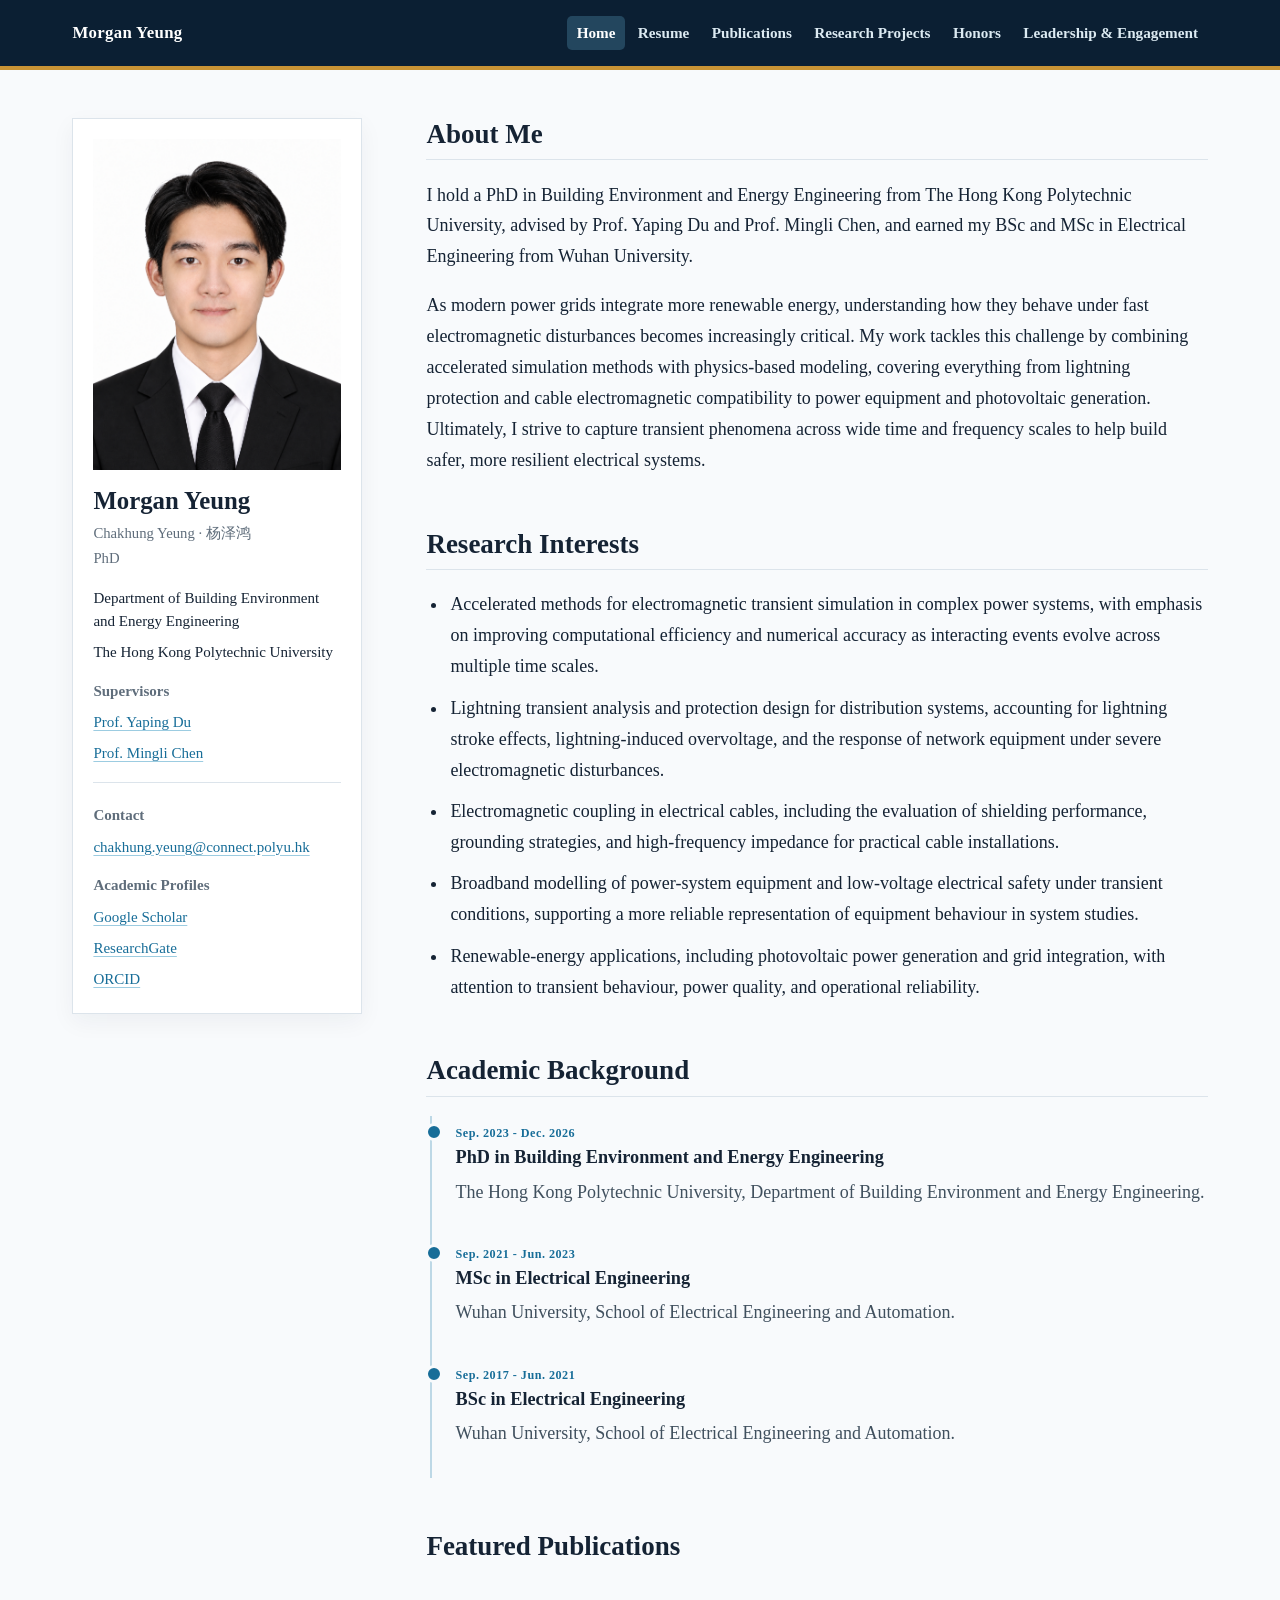
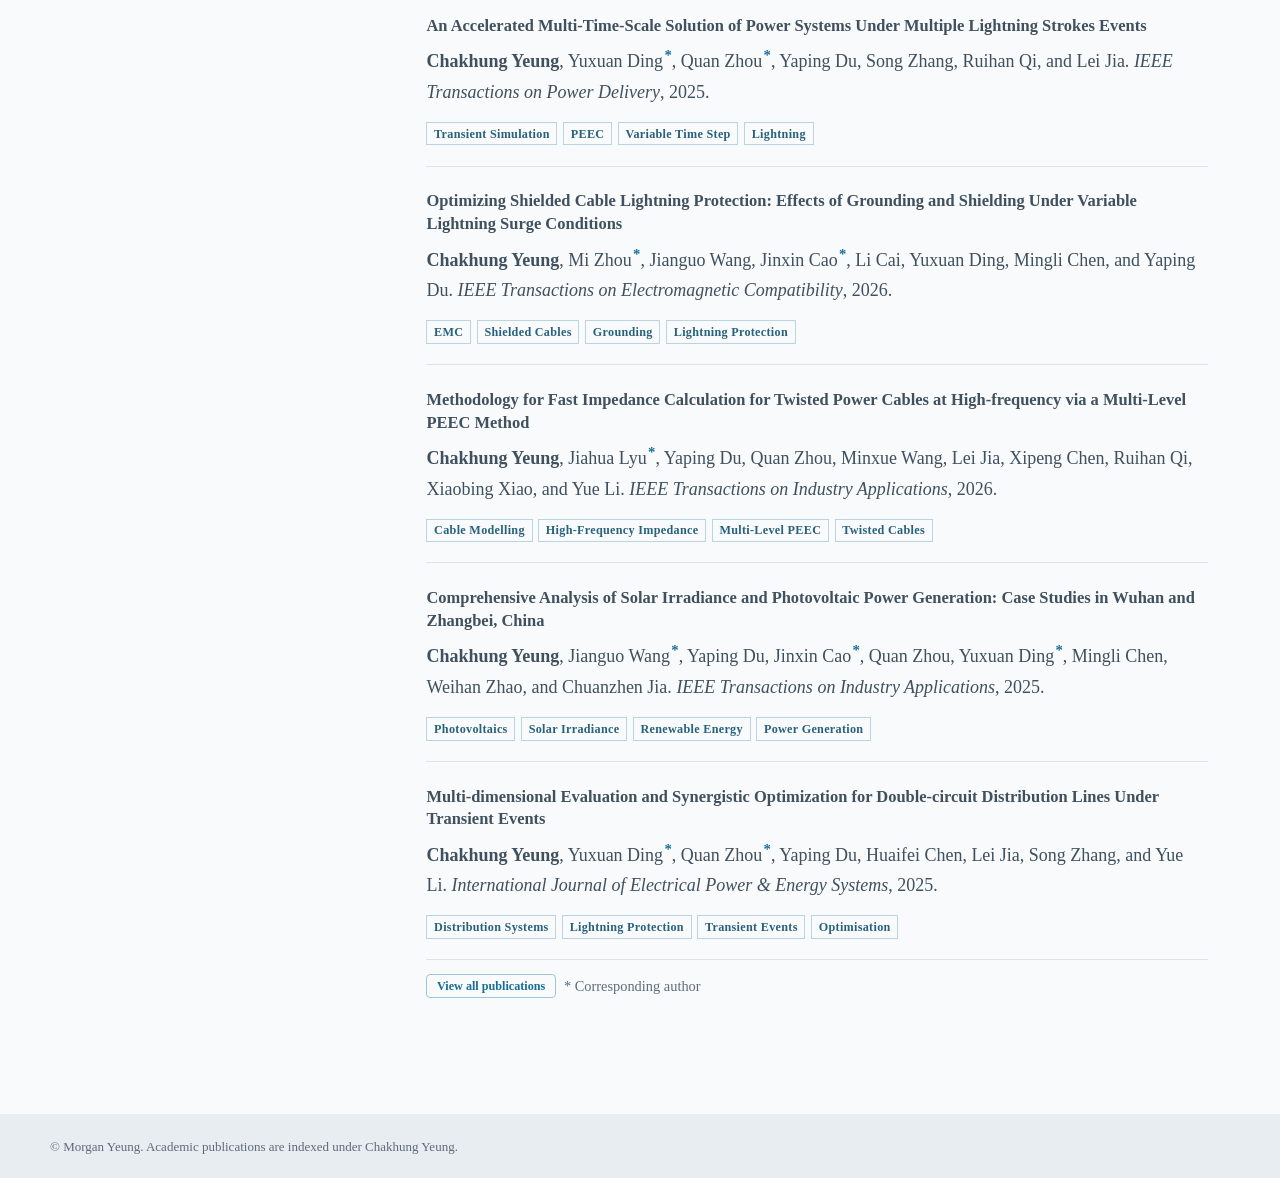
<file: index.html>
<!doctype html>
<html lang="en">
<head>
  <meta charset="utf-8">
  <meta name="viewport" content="width=device-width,initial-scale=1">
  <meta name="description" content="Academic homepage of Morgan Yeung, PhD at The Hong Kong Polytechnic University.">
  <title>Morgan Yeung</title>
  <link rel="canonical" href="https://morgansimon.github.io/">
  <meta property="og:type" content="website">
  <meta property="og:title" content="Morgan Yeung">
  <meta property="og:description" content="Academic website of Morgan Yeung, PhD at The Hong Kong Polytechnic University.">
  <meta property="og:url" content="https://morgansimon.github.io/">
  <link rel="icon" href="assets/favicon.svg">
  <link rel="stylesheet" href="styles.css?v=20">
  <script type="application/ld+json">
  {
    "@context": "https://schema.org",
    "@type": "Person",
    "name": "Morgan Yeung",
    "alternateName": ["Chakhung Yeung", "杨泽鸿"],
    "url": "https://morgansimon.github.io/",
    "jobTitle": "PhD",
    "affiliation": {"@type": "Organization", "name": "The Hong Kong Polytechnic University"},
    "email": "mailto:chakhung.yeung@connect.polyu.hk",
    "sameAs": ["https://scholar.google.com/citations?user=vVsvUDcAAAAJ", "https://www.researchgate.net/profile/Chakhung-Yeung-2", "https://orcid.org/0000-0001-6638-5343"]
  }
  </script>
</head>
<body>
  <header class="site-header">
    <div class="nav-wrap">
      <a class="brand" href="index.html">Morgan Yeung</a>
      <nav class="topnav" aria-label="Primary">
        <a aria-current="page" href="index.html">Home</a>
        <a href="assets/Resume_ChakhungYeung_20260928updated.pdf" download="Resume_ChakhungYeung_20260928updated.pdf">Resume</a>
        <a href="publications.html">Publications</a>
        <a href="projects.html">Research Projects</a>
        <a href="honors.html">Honors</a>
        <a href="leadership.html">Leadership &amp; Engagement</a>
      </nav>
    </div>
  </header>
  <main class="layout">
    <aside class="profile">
      <div class="profile-card">
        <img src="assets/morgan-yeung-profile.png" alt="Portrait of Morgan Yeung">
        <div>
          <h1>Morgan Yeung</h1>
          <p class="identity">Chakhung Yeung · 杨泽鸿<br>PhD</p>
          <ul class="profile-list">
            <li>Department of Building Environment and Energy Engineering</li>
            <li>The Hong Kong Polytechnic University</li>
            <li class="profile-label">Supervisors</li>
            <li><a href="https://www.polyu.edu.hk/beee/people/academic-staff/professor-du-yaping/">Prof. Yaping Du</a></li>
            <li><a href="https://www.polyu.edu.hk/beee/people/academic-staff/professor-chen-mingli/">Prof. Mingli Chen</a></li>
          </ul>
          <div class="profile-links">
            <p>Contact</p>
            <a href="mailto:chakhung.yeung@connect.polyu.hk">chakhung.yeung@connect.polyu.hk</a>
            <p>Academic Profiles</p>
            <a href="https://scholar.google.com/citations?user=vVsvUDcAAAAJ">Google Scholar</a>
            <a href="https://www.researchgate.net/profile/Chakhung-Yeung-2">ResearchGate</a>
            <a href="https://orcid.org/0000-0001-6638-5343">ORCID</a>
          </div>
        </div>
      </div>
    </aside>
    <article class="content">
      <h2 class="module-title">About Me</h2>
      <p class="home-copy">I hold a PhD in Building Environment and Energy Engineering from The Hong Kong Polytechnic University, advised by Prof. Yaping Du and Prof. Mingli Chen, and earned my BSc and MSc in Electrical Engineering from Wuhan University.</p>
      <p class="home-copy">As modern power grids integrate more renewable energy, understanding how they behave under fast electromagnetic disturbances becomes increasingly critical. My work tackles this challenge by combining accelerated simulation methods with physics-based modeling, covering everything from lightning protection and cable electromagnetic compatibility to power equipment and photovoltaic generation. Ultimately, I strive to capture transient phenomena across wide time and frequency scales to help build safer, more resilient electrical systems.</p>

      <section class="section">
        <h2 class="module-title">Research Interests</h2>
        <ul class="research-list">
          <li>Accelerated methods for electromagnetic transient simulation in complex power systems, with emphasis on improving computational efficiency and numerical accuracy as interacting events evolve across multiple time scales.</li>
          <li>Lightning transient analysis and protection design for distribution systems, accounting for lightning stroke effects, lightning-induced overvoltage, and the response of network equipment under severe electromagnetic disturbances.</li>
          <li>Electromagnetic coupling in electrical cables, including the evaluation of shielding performance, grounding strategies, and high-frequency impedance for practical cable installations.</li>
          <li>Broadband modelling of power-system equipment and low-voltage electrical safety under transient conditions, supporting a more reliable representation of equipment behaviour in system studies.</li>
          <li>Renewable-energy applications, including photovoltaic power generation and grid integration, with attention to transient behaviour, power quality, and operational reliability.</li>
        </ul>
      </section>

      <section class="section">
        <h2 class="module-title">Academic Background</h2>
        <div class="timeline">
          <div class="timeline-item"><span class="date">Sep. 2023 - Dec. 2026</span><h3>PhD in Building Environment and Energy Engineering</h3><p>The Hong Kong Polytechnic University, Department of Building Environment and Energy Engineering.</p></div>
          <div class="timeline-item"><span class="date">Sep. 2021 - Jun. 2023</span><h3>MSc in Electrical Engineering</h3><p>Wuhan University, School of Electrical Engineering and Automation.</p></div>
          <div class="timeline-item"><span class="date">Sep. 2017 - Jun. 2021</span><h3>BSc in Electrical Engineering</h3><p>Wuhan University, School of Electrical Engineering and Automation.</p></div>
        </div>
      </section>

      <section class="section featured-publications">
        <h2 class="module-title">Featured Publications</h2>
        <div class="pub"><p class="pub-title">An Accelerated Multi-Time-Scale Solution of Power Systems Under Multiple Lightning Strokes Events</p><p><strong>Chakhung Yeung</strong>, Yuxuan Ding<sup class="corresponding-mark">*</sup>, Quan Zhou<sup class="corresponding-mark">*</sup>, Yaping Du, Song Zhang, Ruihan Qi, and Lei Jia. <span class="venue">IEEE Transactions on Power Delivery</span>, 2025.</p><span class="tag">Transient Simulation</span><span class="tag">PEEC</span><span class="tag">Variable Time Step</span><span class="tag">Lightning</span></div>
        <div class="pub"><p class="pub-title">Optimizing Shielded Cable Lightning Protection: Effects of Grounding and Shielding Under Variable Lightning Surge Conditions</p><p><strong>Chakhung Yeung</strong>, Mi Zhou<sup class="corresponding-mark">*</sup>, Jianguo Wang, Jinxin Cao<sup class="corresponding-mark">*</sup>, Li Cai, Yuxuan Ding, Mingli Chen, and Yaping Du. <span class="venue">IEEE Transactions on Electromagnetic Compatibility</span>, 2026.</p><span class="tag">EMC</span><span class="tag">Shielded Cables</span><span class="tag">Grounding</span><span class="tag">Lightning Protection</span></div>
        <div class="pub"><p class="pub-title">Methodology for Fast Impedance Calculation for Twisted Power Cables at High-frequency via a Multi-Level PEEC Method</p><p><strong>Chakhung Yeung</strong>, Jiahua Lyu<sup class="corresponding-mark">*</sup>, Yaping Du, Quan Zhou, Minxue Wang, Lei Jia, Xipeng Chen, Ruihan Qi, Xiaobing Xiao, and Yue Li. <span class="venue">IEEE Transactions on Industry Applications</span>, 2026.</p><span class="tag">Cable Modelling</span><span class="tag">High-Frequency Impedance</span><span class="tag">Multi-Level PEEC</span><span class="tag">Twisted Cables</span></div>
        <div class="pub"><p class="pub-title">Comprehensive Analysis of Solar Irradiance and Photovoltaic Power Generation: Case Studies in Wuhan and Zhangbei, China</p><p><strong>Chakhung Yeung</strong>, Jianguo Wang<sup class="corresponding-mark">*</sup>, Yaping Du, Jinxin Cao<sup class="corresponding-mark">*</sup>, Quan Zhou, Yuxuan Ding<sup class="corresponding-mark">*</sup>, Mingli Chen, Weihan Zhao, and Chuanzhen Jia. <span class="venue">IEEE Transactions on Industry Applications</span>, 2025.</p><span class="tag">Photovoltaics</span><span class="tag">Solar Irradiance</span><span class="tag">Renewable Energy</span><span class="tag">Power Generation</span></div>
        <div class="pub"><p class="pub-title">Multi-dimensional Evaluation and Synergistic Optimization for Double-circuit Distribution Lines Under Transient Events</p><p><strong>Chakhung Yeung</strong>, Yuxuan Ding<sup class="corresponding-mark">*</sup>, Quan Zhou<sup class="corresponding-mark">*</sup>, Yaping Du, Huaifei Chen, Lei Jia, Song Zhang, and Yue Li. <span class="venue">International Journal of Electrical Power &amp; Energy Systems</span>, 2025.</p><span class="tag">Distribution Systems</span><span class="tag">Lightning Protection</span><span class="tag">Transient Events</span><span class="tag">Optimisation</span></div>
        <p class="button-row"><a class="button" href="publications.html">View all publications</a><span class="author-note">* Corresponding author</span></p>
      </section>
    </article>
  </main>
  <footer class="site-footer"><div>© Morgan Yeung. Academic publications are indexed under Chakhung Yeung.</div></footer>
</body>
</html>
</file>
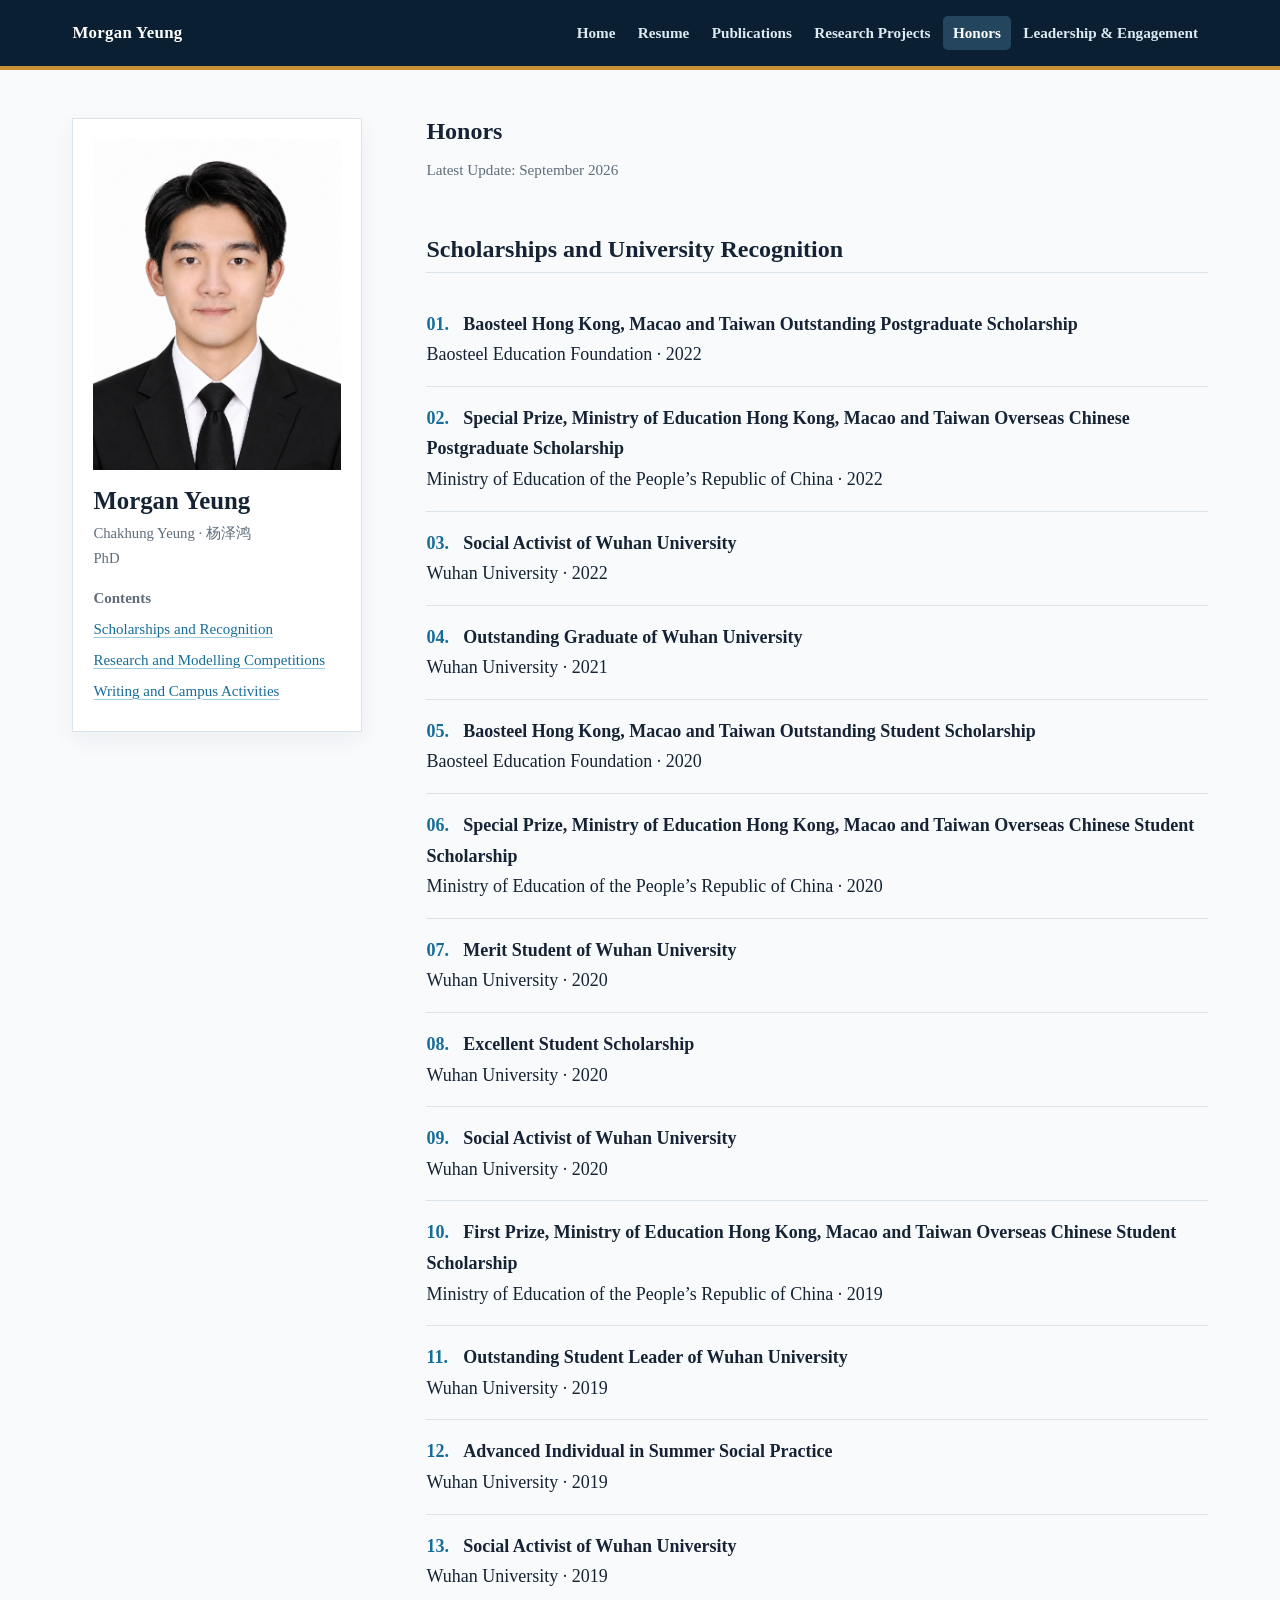
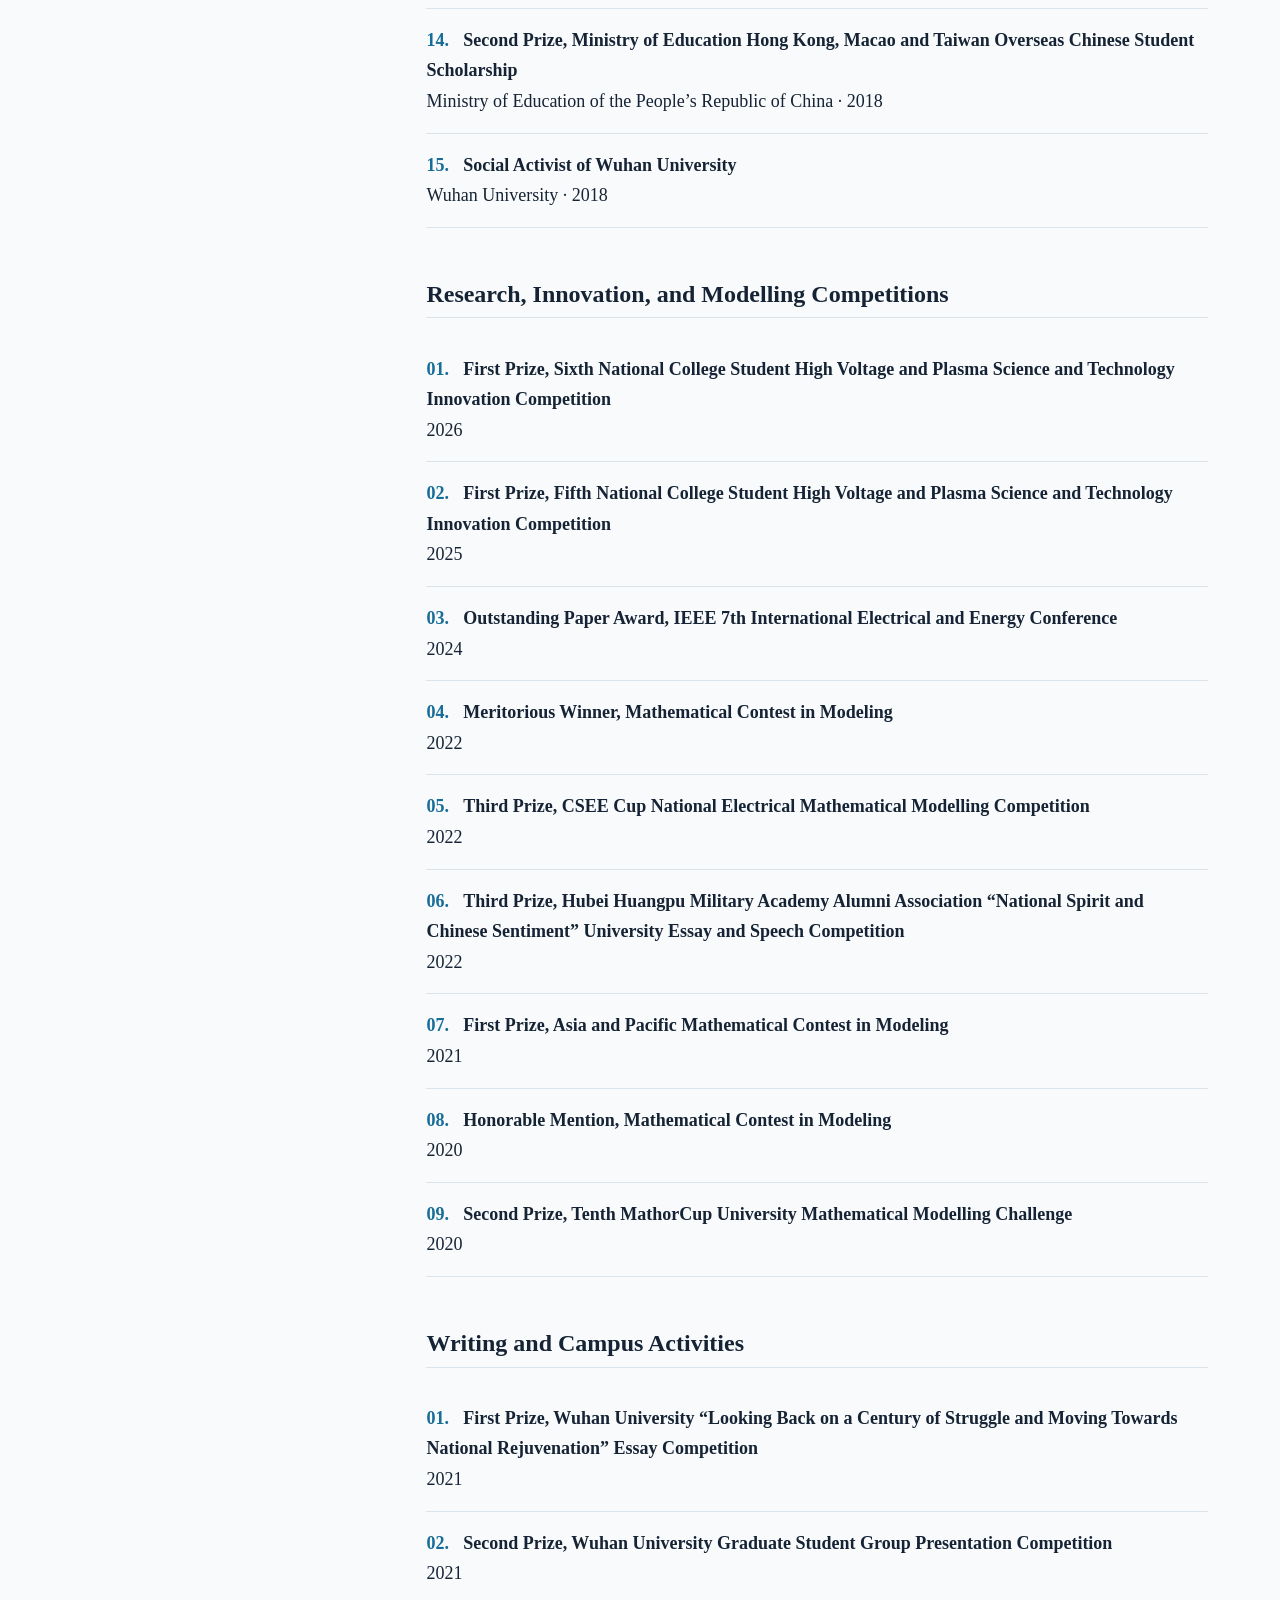
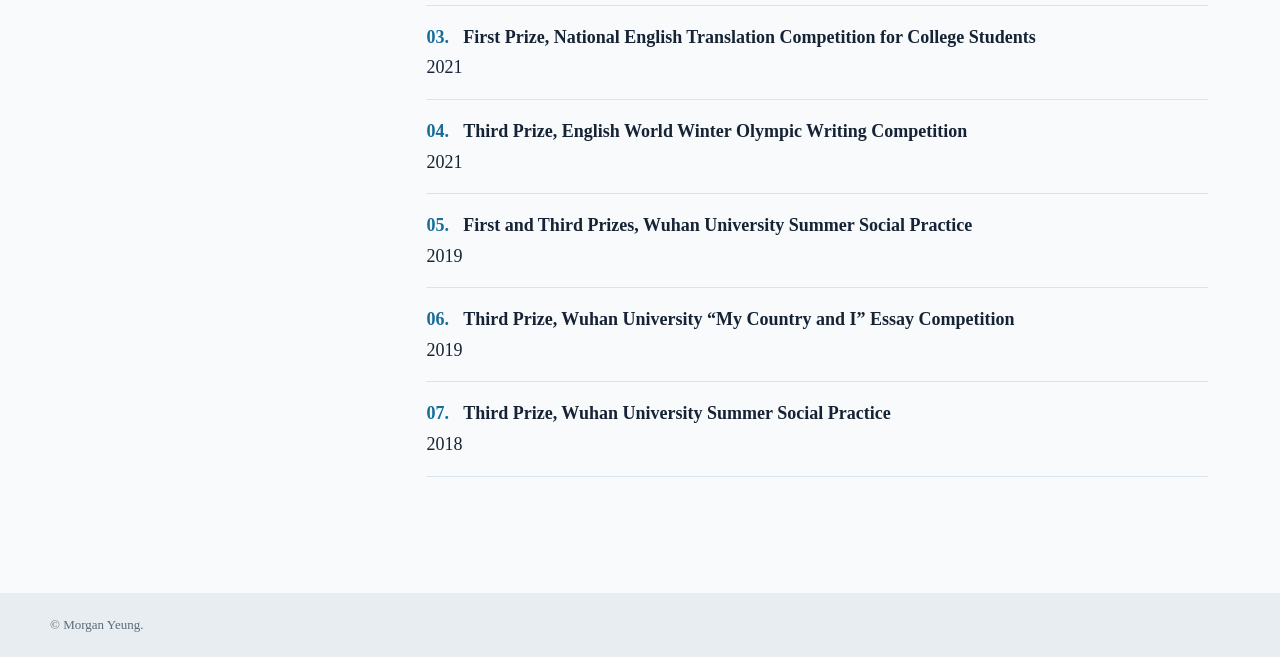
<file: honors.html>
<!doctype html>
<html lang="en"><head><meta charset="utf-8"><meta name="viewport" content="width=device-width,initial-scale=1"><meta name="description" content="Honors and awards of Morgan Yeung."><title>Honors | Morgan Yeung</title><link rel="canonical" href="https://morgansimon.github.io/honors.html"><meta property="og:type" content="website"><meta property="og:title" content="Honors | Morgan Yeung"><meta property="og:description" content="Honors, scholarships, competitions, and campus activities of Morgan Yeung."><meta property="og:url" content="https://morgansimon.github.io/honors.html"><link rel="icon" href="assets/favicon.svg"><link rel="stylesheet" href="styles.css?v=20"></head>
<body><header class="site-header"><div class="nav-wrap"><a class="brand" href="index.html">Morgan Yeung</a><nav class="topnav" aria-label="Primary"><a href="index.html">Home</a><a href="assets/Resume_ChakhungYeung_20260928updated.pdf" download="Resume_ChakhungYeung_20260928updated.pdf">Resume</a><a href="publications.html">Publications</a><a href="projects.html">Research Projects</a><a aria-current="page" href="honors.html">Honors</a><a href="leadership.html">Leadership &amp; Engagement</a></nav></div></header>
<main class="layout"><aside class="profile"><div class="profile-card"><img src="assets/morgan-yeung-profile.png" alt="Portrait of Morgan Yeung"><div><h1>Morgan Yeung</h1><p class="identity">Chakhung Yeung · 杨泽鸿<br>PhD</p><ul class="profile-list"><li class="profile-label">Contents</li><li><a href="#scholarships">Scholarships and Recognition</a></li><li><a href="#competitions">Research and Modelling Competitions</a></li><li><a href="#campus">Writing and Campus Activities</a></li></ul></div></div></aside>
<article class="content"><h2 class="page-title">Honors</h2><p class="latest-update">Latest Update: September 2026</p>
<section class="section" id="scholarships"><h2>Scholarships and University Recognition</h2><div class="award"><strong><span class="award-index">01.</span>Baosteel Hong Kong, Macao and Taiwan Outstanding Postgraduate Scholarship</strong><span>Baosteel Education Foundation · 2022</span></div><div class="award"><strong><span class="award-index">02.</span>Special Prize, Ministry of Education Hong Kong, Macao and Taiwan Overseas Chinese Postgraduate Scholarship</strong><span>Ministry of Education of the People’s Republic of China · 2022</span></div><div class="award"><strong><span class="award-index">03.</span>Social Activist of Wuhan University</strong><span>Wuhan University · 2022</span></div><div class="award"><strong><span class="award-index">04.</span>Outstanding Graduate of Wuhan University</strong><span>Wuhan University · 2021</span></div><div class="award"><strong><span class="award-index">05.</span>Baosteel Hong Kong, Macao and Taiwan Outstanding Student Scholarship</strong><span>Baosteel Education Foundation · 2020</span></div><div class="award"><strong><span class="award-index">06.</span>Special Prize, Ministry of Education Hong Kong, Macao and Taiwan Overseas Chinese Student Scholarship</strong><span>Ministry of Education of the People’s Republic of China · 2020</span></div><div class="award"><strong><span class="award-index">07.</span>Merit Student of Wuhan University</strong><span>Wuhan University · 2020</span></div><div class="award"><strong><span class="award-index">08.</span>Excellent Student Scholarship</strong><span>Wuhan University · 2020</span></div><div class="award"><strong><span class="award-index">09.</span>Social Activist of Wuhan University</strong><span>Wuhan University · 2020</span></div><div class="award"><strong><span class="award-index">10.</span>First Prize, Ministry of Education Hong Kong, Macao and Taiwan Overseas Chinese Student Scholarship</strong><span>Ministry of Education of the People’s Republic of China · 2019</span></div><div class="award"><strong><span class="award-index">11.</span>Outstanding Student Leader of Wuhan University</strong><span>Wuhan University · 2019</span></div><div class="award"><strong><span class="award-index">12.</span>Advanced Individual in Summer Social Practice</strong><span>Wuhan University · 2019</span></div><div class="award"><strong><span class="award-index">13.</span>Social Activist of Wuhan University</strong><span>Wuhan University · 2019</span></div><div class="award"><strong><span class="award-index">14.</span>Second Prize, Ministry of Education Hong Kong, Macao and Taiwan Overseas Chinese Student Scholarship</strong><span>Ministry of Education of the People’s Republic of China · 2018</span></div><div class="award"><strong><span class="award-index">15.</span>Social Activist of Wuhan University</strong><span>Wuhan University · 2018</span></div></section>
<section class="section" id="competitions"><h2>Research, Innovation, and Modelling Competitions</h2><div class="award"><strong><span class="award-index">01.</span>First Prize, Sixth National College Student High Voltage and Plasma Science and Technology Innovation Competition</strong><span>2026</span></div><div class="award"><strong><span class="award-index">02.</span>First Prize, Fifth National College Student High Voltage and Plasma Science and Technology Innovation Competition</strong><span>2025</span></div><div class="award"><strong><span class="award-index">03.</span>Outstanding Paper Award, IEEE 7th International Electrical and Energy Conference</strong><span>2024</span></div><div class="award"><strong><span class="award-index">04.</span>Meritorious Winner, Mathematical Contest in Modeling</strong><span>2022</span></div><div class="award"><strong><span class="award-index">05.</span>Third Prize, CSEE Cup National Electrical Mathematical Modelling Competition</strong><span>2022</span></div><div class="award"><strong><span class="award-index">06.</span>Third Prize, Hubei Huangpu Military Academy Alumni Association “National Spirit and Chinese Sentiment” University Essay and Speech Competition</strong><span>2022</span></div><div class="award"><strong><span class="award-index">07.</span>First Prize, Asia and Pacific Mathematical Contest in Modeling</strong><span>2021</span></div><div class="award"><strong><span class="award-index">08.</span>Honorable Mention, Mathematical Contest in Modeling</strong><span>2020</span></div><div class="award"><strong><span class="award-index">09.</span>Second Prize, Tenth MathorCup University Mathematical Modelling Challenge</strong><span>2020</span></div></section>
<section class="section" id="campus"><h2>Writing and Campus Activities</h2><div class="award"><strong><span class="award-index">01.</span>First Prize, Wuhan University “Looking Back on a Century of Struggle and Moving Towards National Rejuvenation” Essay Competition</strong><span>2021</span></div><div class="award"><strong><span class="award-index">02.</span>Second Prize, Wuhan University Graduate Student Group Presentation Competition</strong><span>2021</span></div><div class="award"><strong><span class="award-index">03.</span>First Prize, National English Translation Competition for College Students</strong><span>2021</span></div><div class="award"><strong><span class="award-index">04.</span>Third Prize, English World Winter Olympic Writing Competition</strong><span>2021</span></div><div class="award"><strong><span class="award-index">05.</span>First and Third Prizes, Wuhan University Summer Social Practice</strong><span>2019</span></div><div class="award"><strong><span class="award-index">06.</span>Third Prize, Wuhan University “My Country and I” Essay Competition</strong><span>2019</span></div><div class="award"><strong><span class="award-index">07.</span>Third Prize, Wuhan University Summer Social Practice</strong><span>2018</span></div></section></article></main><footer class="site-footer"><div>© Morgan Yeung.</div></footer></body></html>
</file>
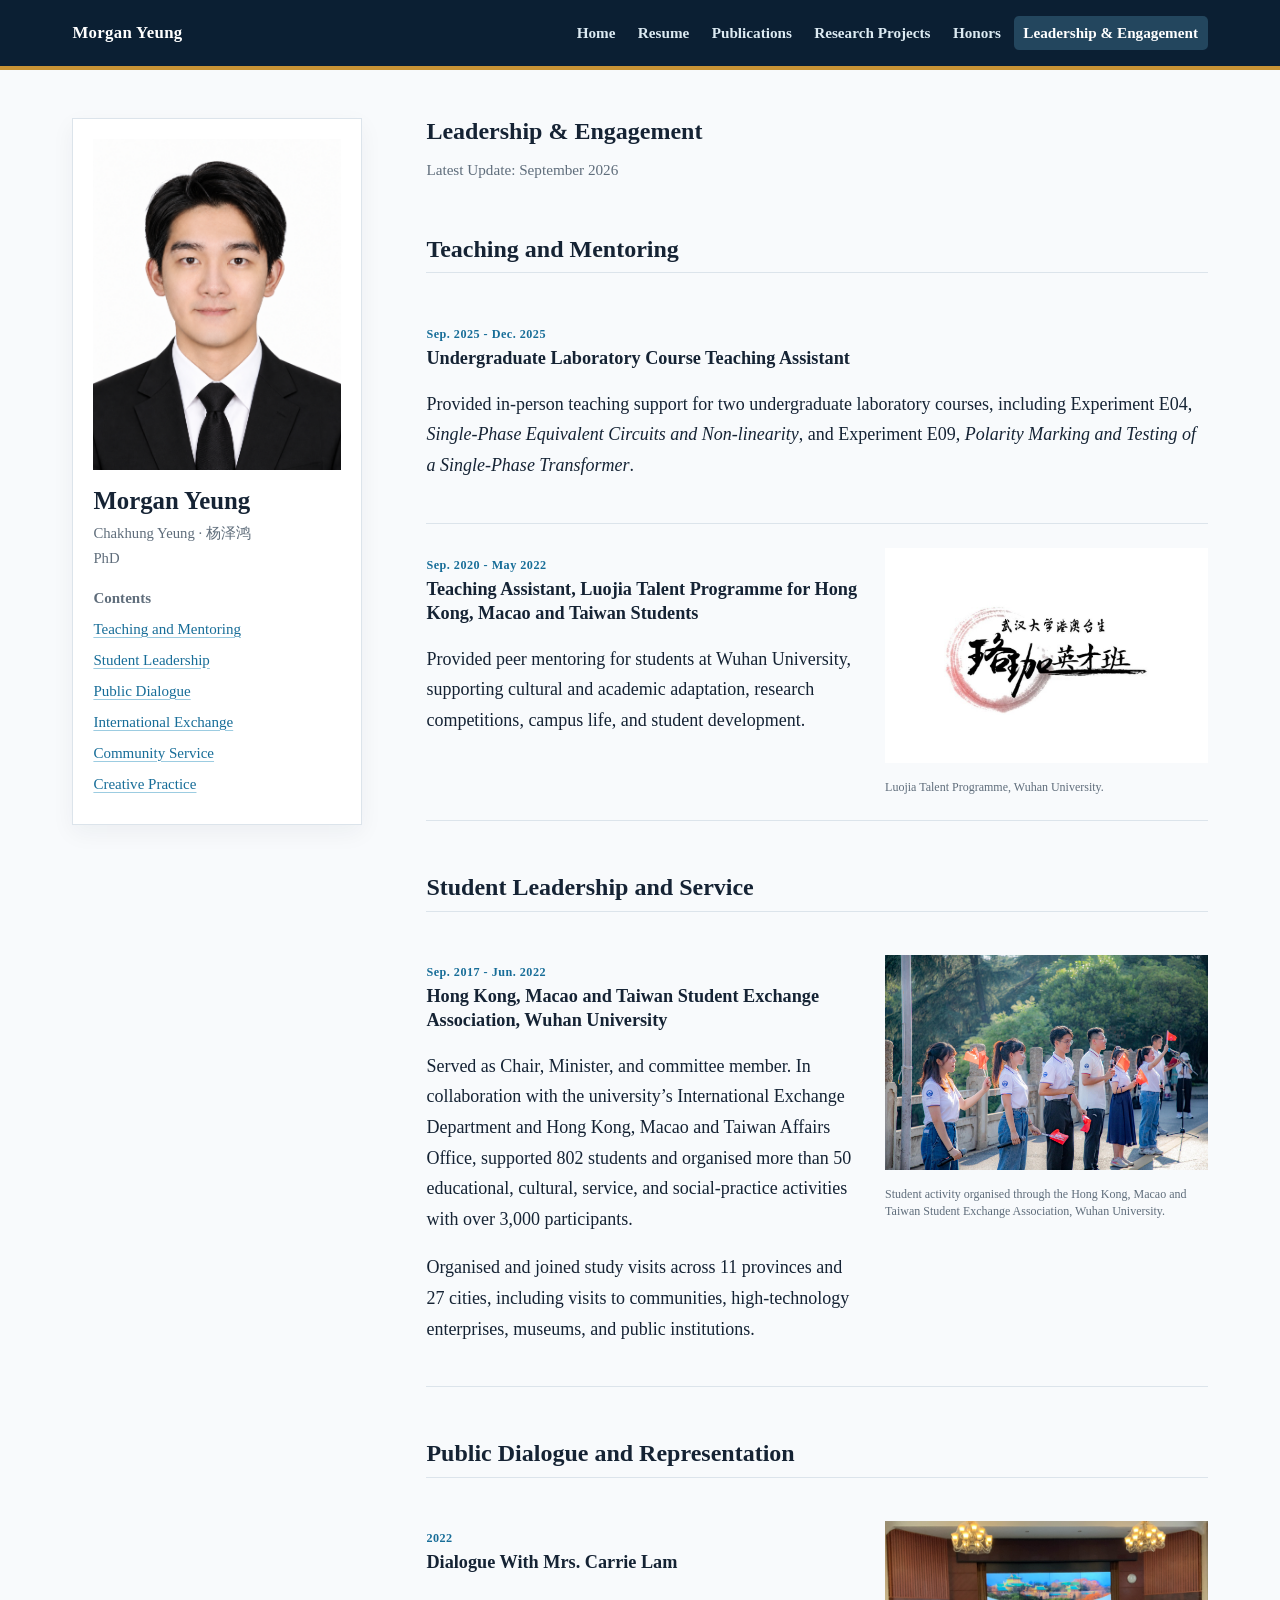
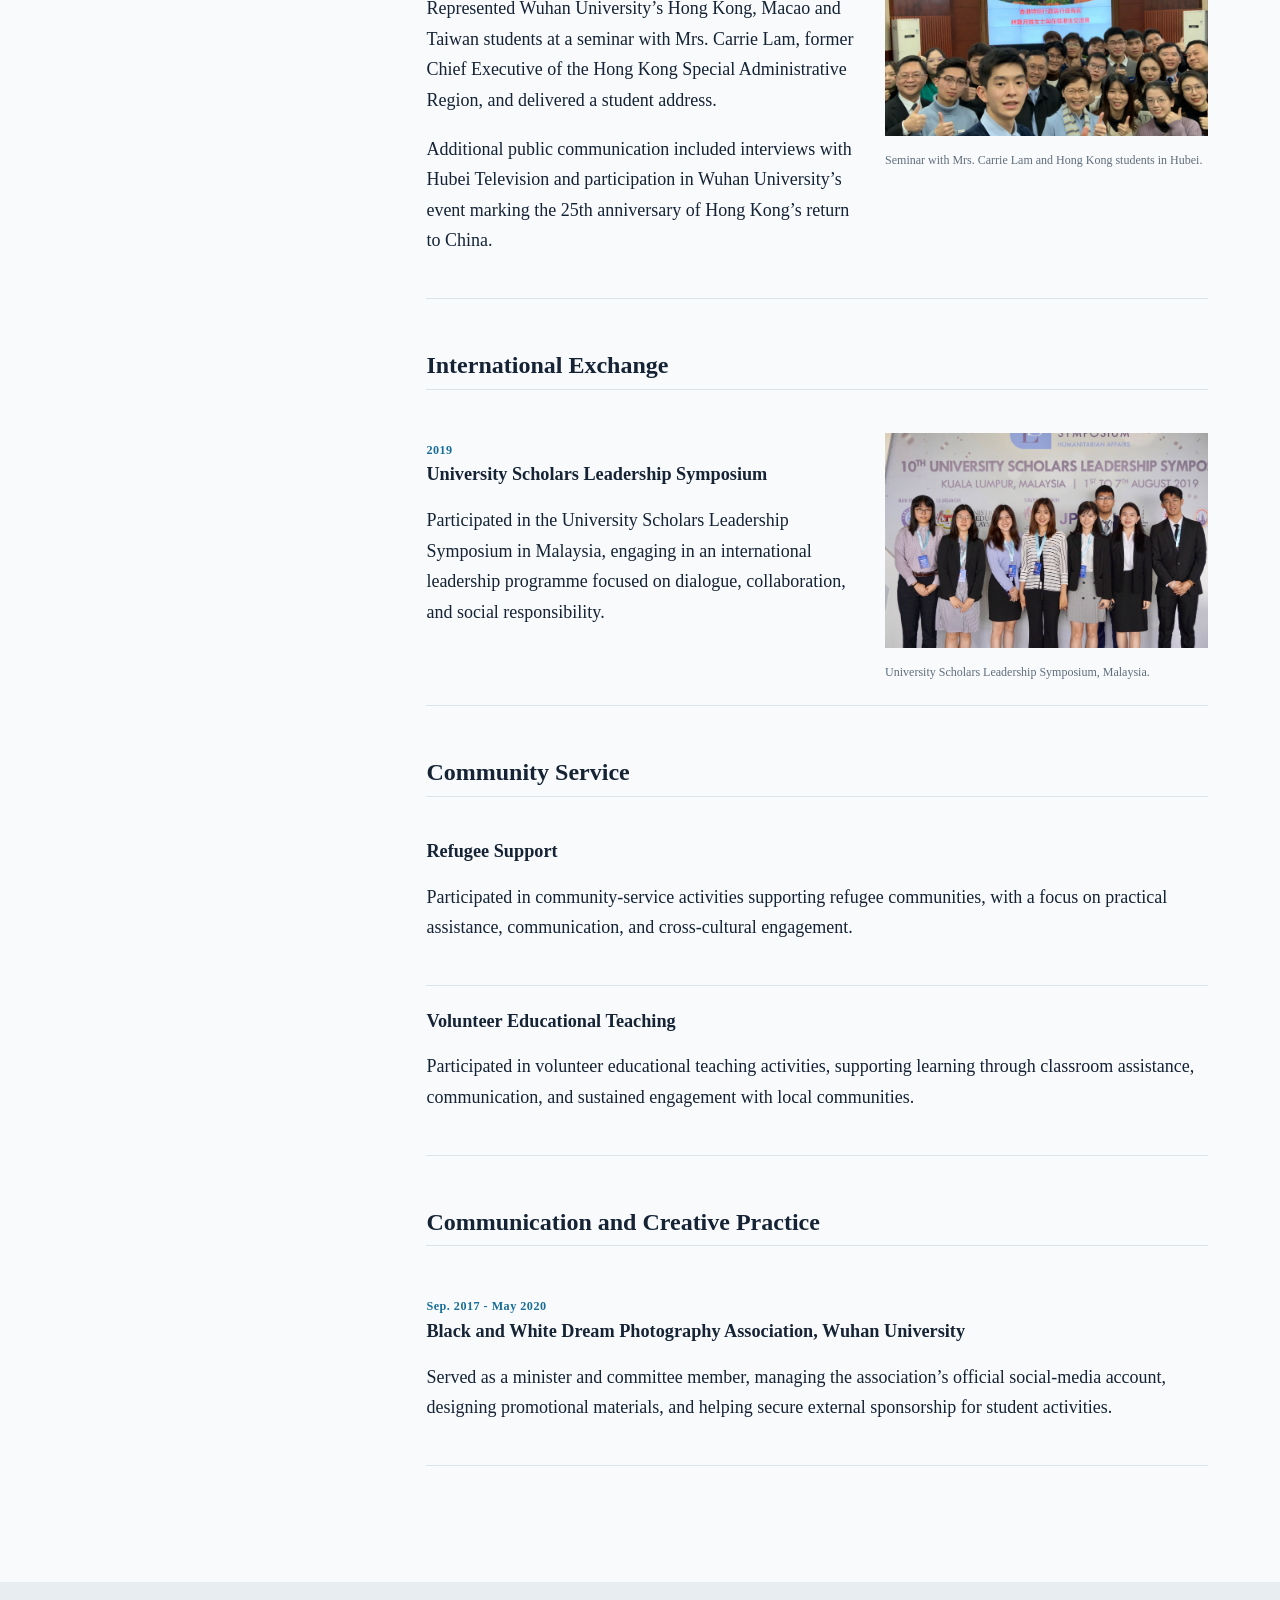
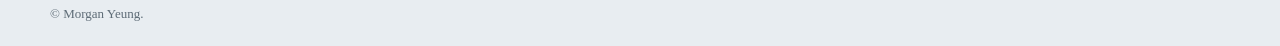
<file: leadership.html>
<!doctype html>
<html lang="en"><head><meta charset="utf-8"><meta name="viewport" content="width=device-width,initial-scale=1"><meta name="description" content="Leadership and engagement activities of Morgan Yeung."><title>Leadership and Engagement | Morgan Yeung</title><link rel="canonical" href="https://morgansimon.github.io/leadership.html"><meta property="og:type" content="website"><meta property="og:title" content="Leadership and Engagement | Morgan Yeung"><meta property="og:description" content="Teaching, student leadership, public dialogue, international exchange, and service activities of Morgan Yeung."><meta property="og:url" content="https://morgansimon.github.io/leadership.html"><link rel="icon" href="assets/favicon.svg"><link rel="stylesheet" href="styles.css?v=20"></head>
<body><header class="site-header"><div class="nav-wrap"><a class="brand" href="index.html">Morgan Yeung</a><nav class="topnav" aria-label="Primary"><a href="index.html">Home</a><a href="assets/Resume_ChakhungYeung_20260928updated.pdf" download="Resume_ChakhungYeung_20260928updated.pdf">Resume</a><a href="publications.html">Publications</a><a href="projects.html">Research Projects</a><a href="honors.html">Honors</a><a aria-current="page" href="leadership.html">Leadership &amp; Engagement</a></nav></div></header>
<main class="layout"><aside class="profile"><div class="profile-card"><img src="assets/morgan-yeung-profile.png" alt="Portrait of Morgan Yeung"><div><h1>Morgan Yeung</h1><p class="identity">Chakhung Yeung · 杨泽鸿<br>PhD</p><ul class="profile-list"><li class="profile-label">Contents</li><li><a href="#teaching">Teaching and Mentoring</a></li><li><a href="#student-leadership">Student Leadership</a></li><li><a href="#dialogue">Public Dialogue</a></li><li><a href="#international">International Exchange</a></li><li><a href="#service">Community Service</a></li><li><a href="#creative">Creative Practice</a></li></ul></div></div></aside>
<article class="content"><h2 class="page-title">Leadership &amp; Engagement</h2><p class="latest-update">Latest Update: September 2026</p>
<section class="section" id="teaching"><h2>Teaching and Mentoring</h2><div class="engagement single-column"><div><span class="date">Sep. 2025 - Dec. 2025</span><h3>Undergraduate Laboratory Course Teaching Assistant</h3><p>Provided in-person teaching support for two undergraduate laboratory courses, including Experiment E04, <em>Single-Phase Equivalent Circuits and Non-linearity</em>, and Experiment E09, <em>Polarity Marking and Testing of a Single-Phase Transformer</em>.</p></div></div><div class="engagement"><div><span class="date">Sep. 2020 - May 2022</span><h3>Teaching Assistant, Luojia Talent Programme for Hong Kong, Macao and Taiwan Students</h3><p>Provided peer mentoring for students at Wuhan University, supporting cultural and academic adaptation, research competitions, campus life, and student development.</p></div><figure><img class="engagement-logo" src="assets/luojia-talent-programme.jpg" alt="Luojia Talent Programme for Hong Kong, Macao and Taiwan Students"><figcaption>Luojia Talent Programme, Wuhan University.</figcaption></figure></div></section>
<section class="section" id="student-leadership"><h2>Student Leadership and Service</h2><div class="engagement"><div><span class="date">Sep. 2017 - Jun. 2022</span><h3>Hong Kong, Macao and Taiwan Student Exchange Association, Wuhan University</h3><p>Served as Chair, Minister, and committee member. In collaboration with the university’s International Exchange Department and Hong Kong, Macao and Taiwan Affairs Office, supported 802 students and organised more than 50 educational, cultural, service, and social-practice activities with over 3,000 participants.</p><p>Organised and joined study visits across 11 provinces and 27 cities, including visits to communities, high-technology enterprises, museums, and public institutions.</p></div><figure><img src="assets/student-exchange-association.jpg" alt="Hong Kong, Macao and Taiwan Student Exchange Association activity at Wuhan University"><figcaption>Student activity organised through the Hong Kong, Macao and Taiwan Student Exchange Association, Wuhan University.</figcaption></figure></div></section>
<section class="section" id="dialogue"><h2>Public Dialogue and Representation</h2><div class="engagement"><div><span class="date">2022</span><h3>Dialogue With Mrs. Carrie Lam</h3><p>Represented Wuhan University’s Hong Kong, Macao and Taiwan students at a seminar with Mrs. Carrie Lam, former Chief Executive of the Hong Kong Special Administrative Region, and delivered a student address.</p><p>Additional public communication included interviews with Hubei Television and participation in Wuhan University’s event marking the 25th anniversary of Hong Kong’s return to China.</p></div><figure><img src="assets/public-dialogue.jpg" alt="Seminar with Mrs. Carrie Lam and Hong Kong students in Hubei"><figcaption>Seminar with Mrs. Carrie Lam and Hong Kong students in Hubei.</figcaption></figure></div></section>
<section class="section" id="international"><h2>International Exchange</h2><div class="engagement"><div><span class="date">2019</span><h3>University Scholars Leadership Symposium</h3><p>Participated in the University Scholars Leadership Symposium in Malaysia, engaging in an international leadership programme focused on dialogue, collaboration, and social responsibility.</p></div><figure><img src="assets/leadership-symposium.jpg" alt="University Scholars Leadership Symposium in Malaysia"><figcaption>University Scholars Leadership Symposium, Malaysia.</figcaption></figure></div></section>
<section class="section" id="service"><h2>Community Service</h2><div class="engagement single-column"><div><h3>Refugee Support</h3><p>Participated in community-service activities supporting refugee communities, with a focus on practical assistance, communication, and cross-cultural engagement.</p></div></div><div class="engagement single-column"><div><h3>Volunteer Educational Teaching</h3><p>Participated in volunteer educational teaching activities, supporting learning through classroom assistance, communication, and sustained engagement with local communities.</p></div></div></section>
<section class="section" id="creative"><h2>Communication and Creative Practice</h2><div class="engagement single-column"><div><span class="date">Sep. 2017 - May 2020</span><h3>Black and White Dream Photography Association, Wuhan University</h3><p>Served as a minister and committee member, managing the association’s official social-media account, designing promotional materials, and helping secure external sponsorship for student activities.</p></div></div></section></article></main><footer class="site-footer"><div>© Morgan Yeung.</div></footer></body></html>
</file>
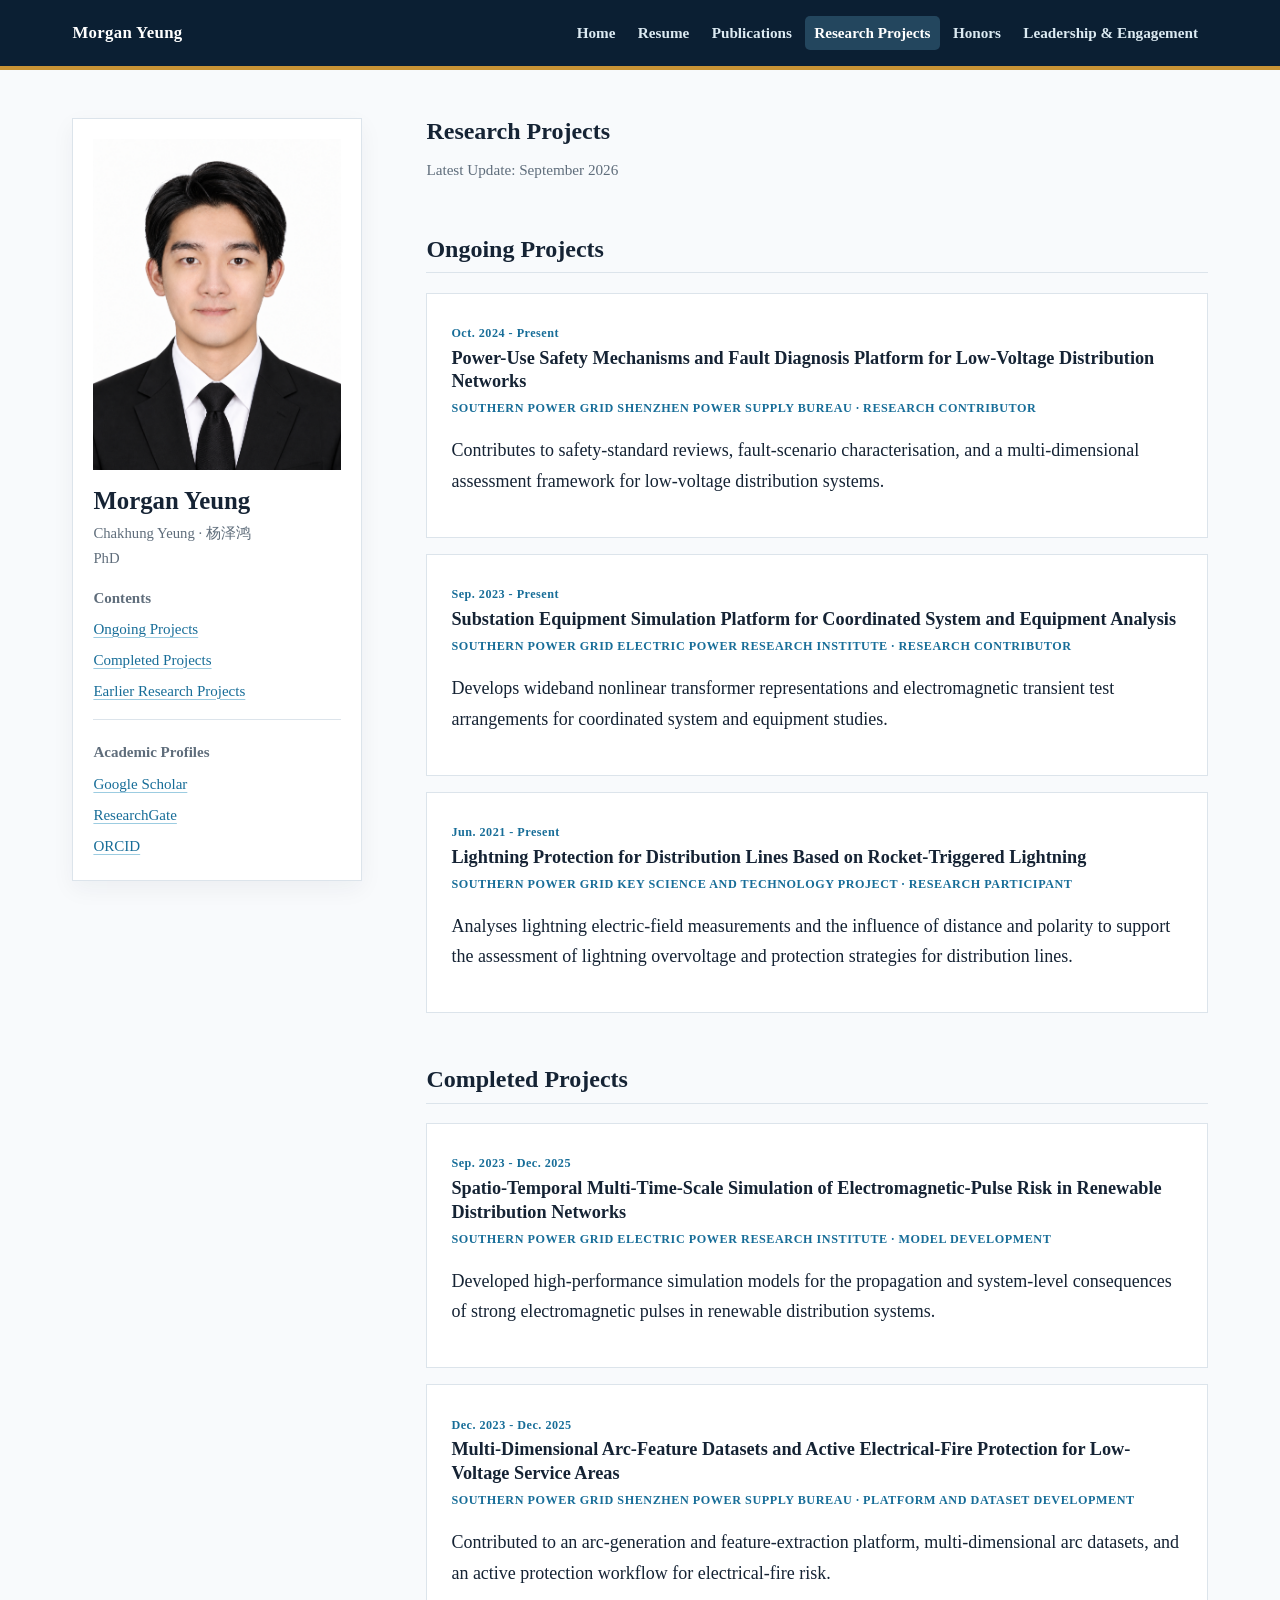
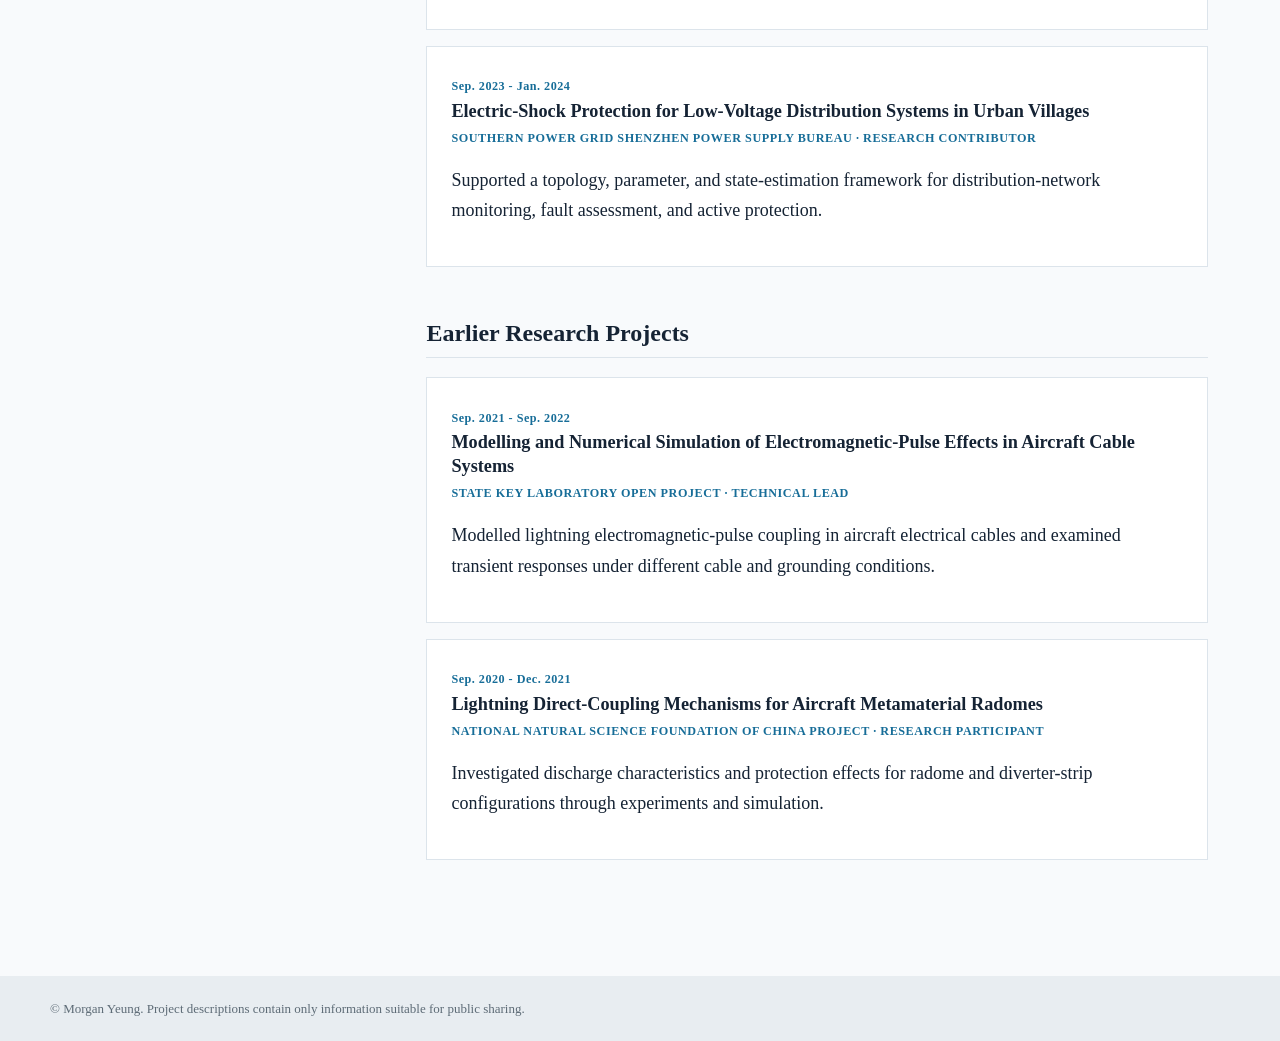
<file: projects.html>
<!doctype html>
<html lang="en"><head><meta charset="utf-8"><meta name="viewport" content="width=device-width,initial-scale=1"><meta name="description" content="Research projects of Morgan Yeung."><title>Research Projects | Morgan Yeung</title><link rel="canonical" href="https://morgansimon.github.io/projects.html"><meta property="og:type" content="website"><meta property="og:title" content="Research Projects | Morgan Yeung"><meta property="og:description" content="Research projects of Morgan Yeung in electromagnetic transients, electrical safety, and renewable-energy systems."><meta property="og:url" content="https://morgansimon.github.io/projects.html"><link rel="icon" href="assets/favicon.svg"><link rel="stylesheet" href="styles.css?v=20"></head>
<body><header class="site-header"><div class="nav-wrap"><a class="brand" href="index.html">Morgan Yeung</a><nav class="topnav" aria-label="Primary"><a href="index.html">Home</a><a href="assets/Resume_ChakhungYeung_20260928updated.pdf" download="Resume_ChakhungYeung_20260928updated.pdf">Resume</a><a href="publications.html">Publications</a><a aria-current="page" href="projects.html">Research Projects</a><a href="honors.html">Honors</a><a href="leadership.html">Leadership &amp; Engagement</a></nav></div></header>
<main class="layout"><aside class="profile"><div class="profile-card"><img src="assets/morgan-yeung-profile.png" alt="Portrait of Morgan Yeung"><div><h1>Morgan Yeung</h1><p class="identity">Chakhung Yeung · 杨泽鸿<br>PhD</p><ul class="profile-list"><li class="profile-label">Contents</li><li><a href="#ongoing">Ongoing Projects</a></li><li><a href="#completed">Completed Projects</a></li><li><a href="#foundations">Earlier Research Projects</a></li></ul><div class="profile-links"><p>Academic Profiles</p><a href="https://scholar.google.com/citations?user=vVsvUDcAAAAJ">Google Scholar</a><a href="https://www.researchgate.net/profile/Chakhung-Yeung-2">ResearchGate</a><a href="https://orcid.org/0000-0001-6638-5343">ORCID</a></div></div></div></aside>
<article class="content"><h2 class="page-title">Research Projects</h2><p class="latest-update">Latest Update: September 2026</p>
<section class="section" id="ongoing"><h2>Ongoing Projects</h2><article class="project"><span class="date">Oct. 2024 - Present</span><h3>Power-Use Safety Mechanisms and Fault Diagnosis Platform for Low-Voltage Distribution Networks</h3><p class="project-meta">Southern Power Grid Shenzhen Power Supply Bureau · Research Contributor</p><p>Contributes to safety-standard reviews, fault-scenario characterisation, and a multi-dimensional assessment framework for low-voltage distribution systems.</p></article><article class="project"><span class="date">Sep. 2023 - Present</span><h3>Substation Equipment Simulation Platform for Coordinated System and Equipment Analysis</h3><p class="project-meta">Southern Power Grid Electric Power Research Institute · Research Contributor</p><p>Develops wideband nonlinear transformer representations and electromagnetic transient test arrangements for coordinated system and equipment studies.</p></article><article class="project"><span class="date">Jun. 2021 - Present</span><h3>Lightning Protection for Distribution Lines Based on Rocket-Triggered Lightning</h3><p class="project-meta">Southern Power Grid Key Science and Technology Project · Research Participant</p><p>Analyses lightning electric-field measurements and the influence of distance and polarity to support the assessment of lightning overvoltage and protection strategies for distribution lines.</p></article></section>
<section class="section" id="completed"><h2>Completed Projects</h2><article class="project"><span class="date">Sep. 2023 - Dec. 2025</span><h3>Spatio-Temporal Multi-Time-Scale Simulation of Electromagnetic-Pulse Risk in Renewable Distribution Networks</h3><p class="project-meta">Southern Power Grid Electric Power Research Institute · Model Development</p><p>Developed high-performance simulation models for the propagation and system-level consequences of strong electromagnetic pulses in renewable distribution systems.</p></article><article class="project"><span class="date">Dec. 2023 - Dec. 2025</span><h3>Multi-Dimensional Arc-Feature Datasets and Active Electrical-Fire Protection for Low-Voltage Service Areas</h3><p class="project-meta">Southern Power Grid Shenzhen Power Supply Bureau · Platform and Dataset Development</p><p>Contributed to an arc-generation and feature-extraction platform, multi-dimensional arc datasets, and an active protection workflow for electrical-fire risk.</p></article><article class="project"><span class="date">Sep. 2023 - Jan. 2024</span><h3>Electric-Shock Protection for Low-Voltage Distribution Systems in Urban Villages</h3><p class="project-meta">Southern Power Grid Shenzhen Power Supply Bureau · Research Contributor</p><p>Supported a topology, parameter, and state-estimation framework for distribution-network monitoring, fault assessment, and active protection.</p></article></section>
<section class="section" id="foundations"><h2>Earlier Research Projects</h2><article class="project"><span class="date">Sep. 2021 - Sep. 2022</span><h3>Modelling and Numerical Simulation of Electromagnetic-Pulse Effects in Aircraft Cable Systems</h3><p class="project-meta">State Key Laboratory Open Project · Technical Lead</p><p>Modelled lightning electromagnetic-pulse coupling in aircraft electrical cables and examined transient responses under different cable and grounding conditions.</p></article><article class="project"><span class="date">Sep. 2020 - Dec. 2021</span><h3>Lightning Direct-Coupling Mechanisms for Aircraft Metamaterial Radomes</h3><p class="project-meta">National Natural Science Foundation of China Project · Research Participant</p><p>Investigated discharge characteristics and protection effects for radome and diverter-strip configurations through experiments and simulation.</p></article></section></article></main><footer class="site-footer"><div>© Morgan Yeung. Project descriptions contain only information suitable for public sharing.</div></footer></body></html>
</file>
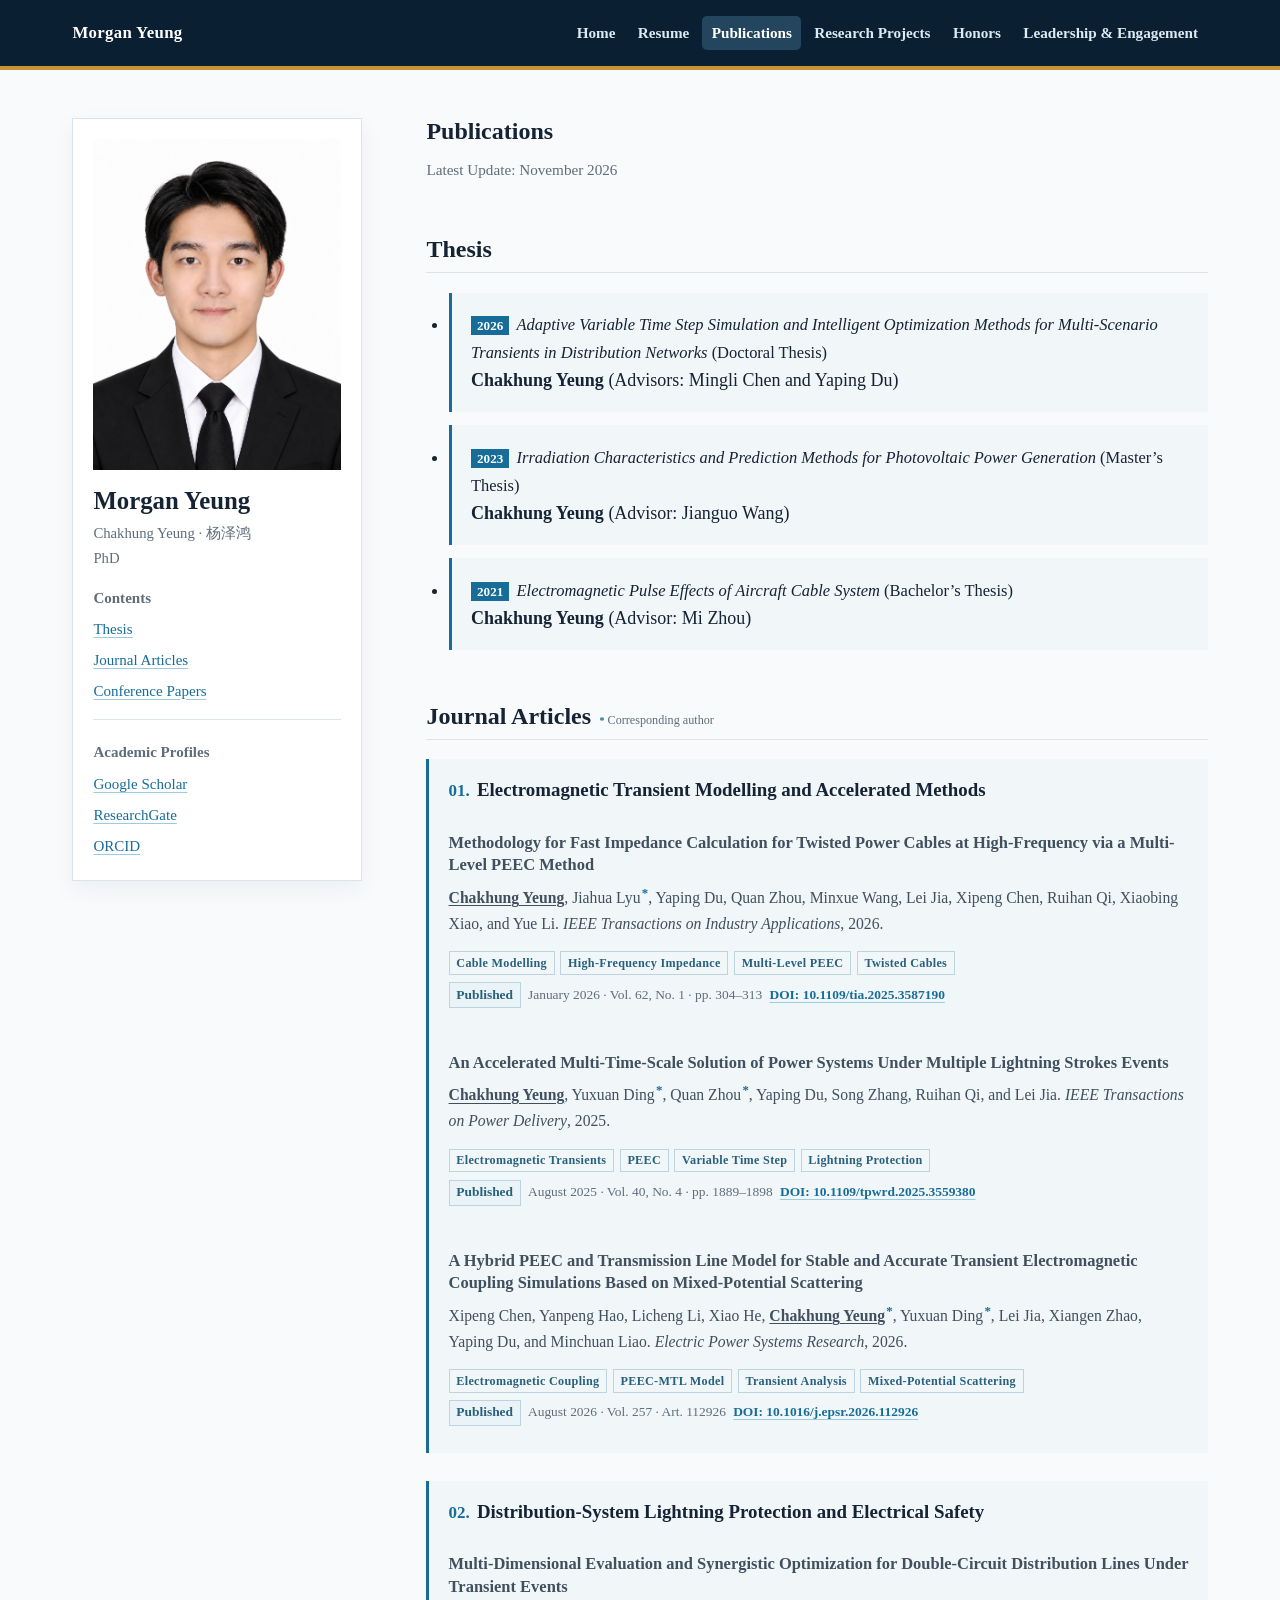
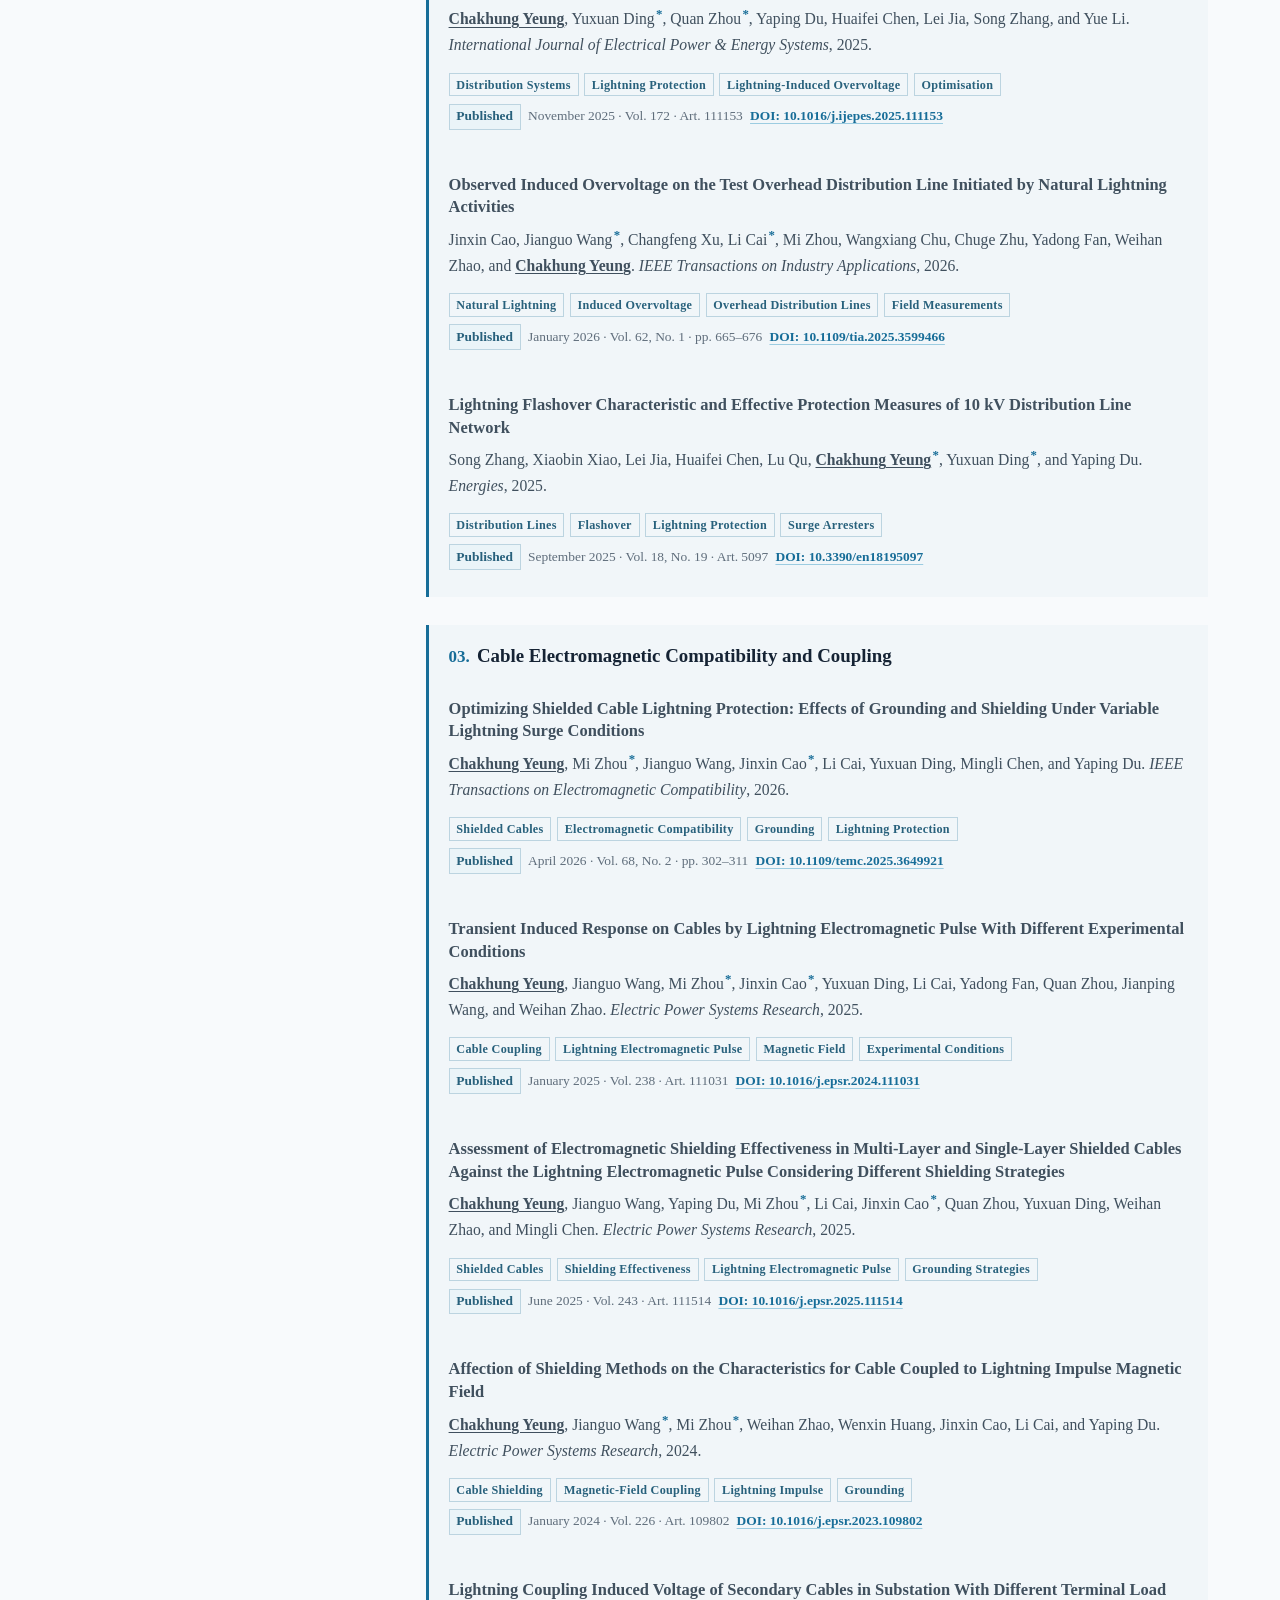
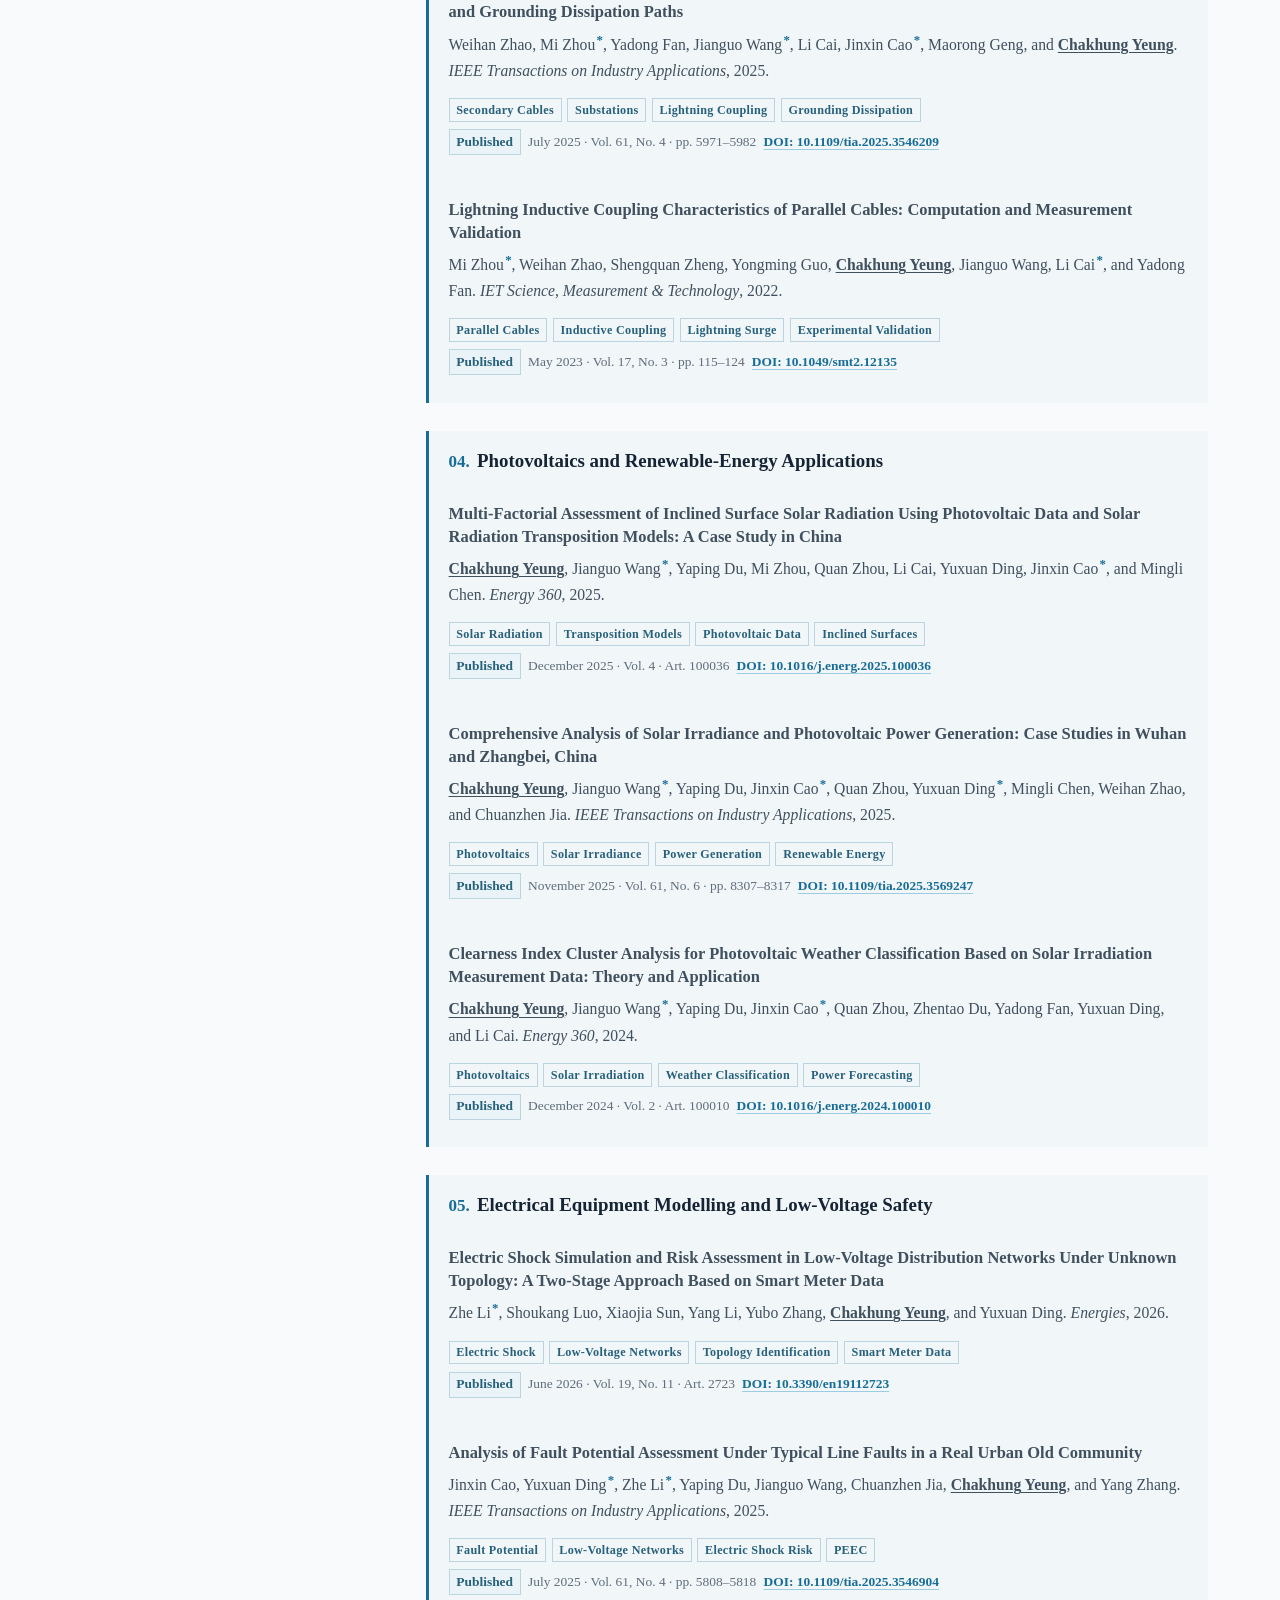
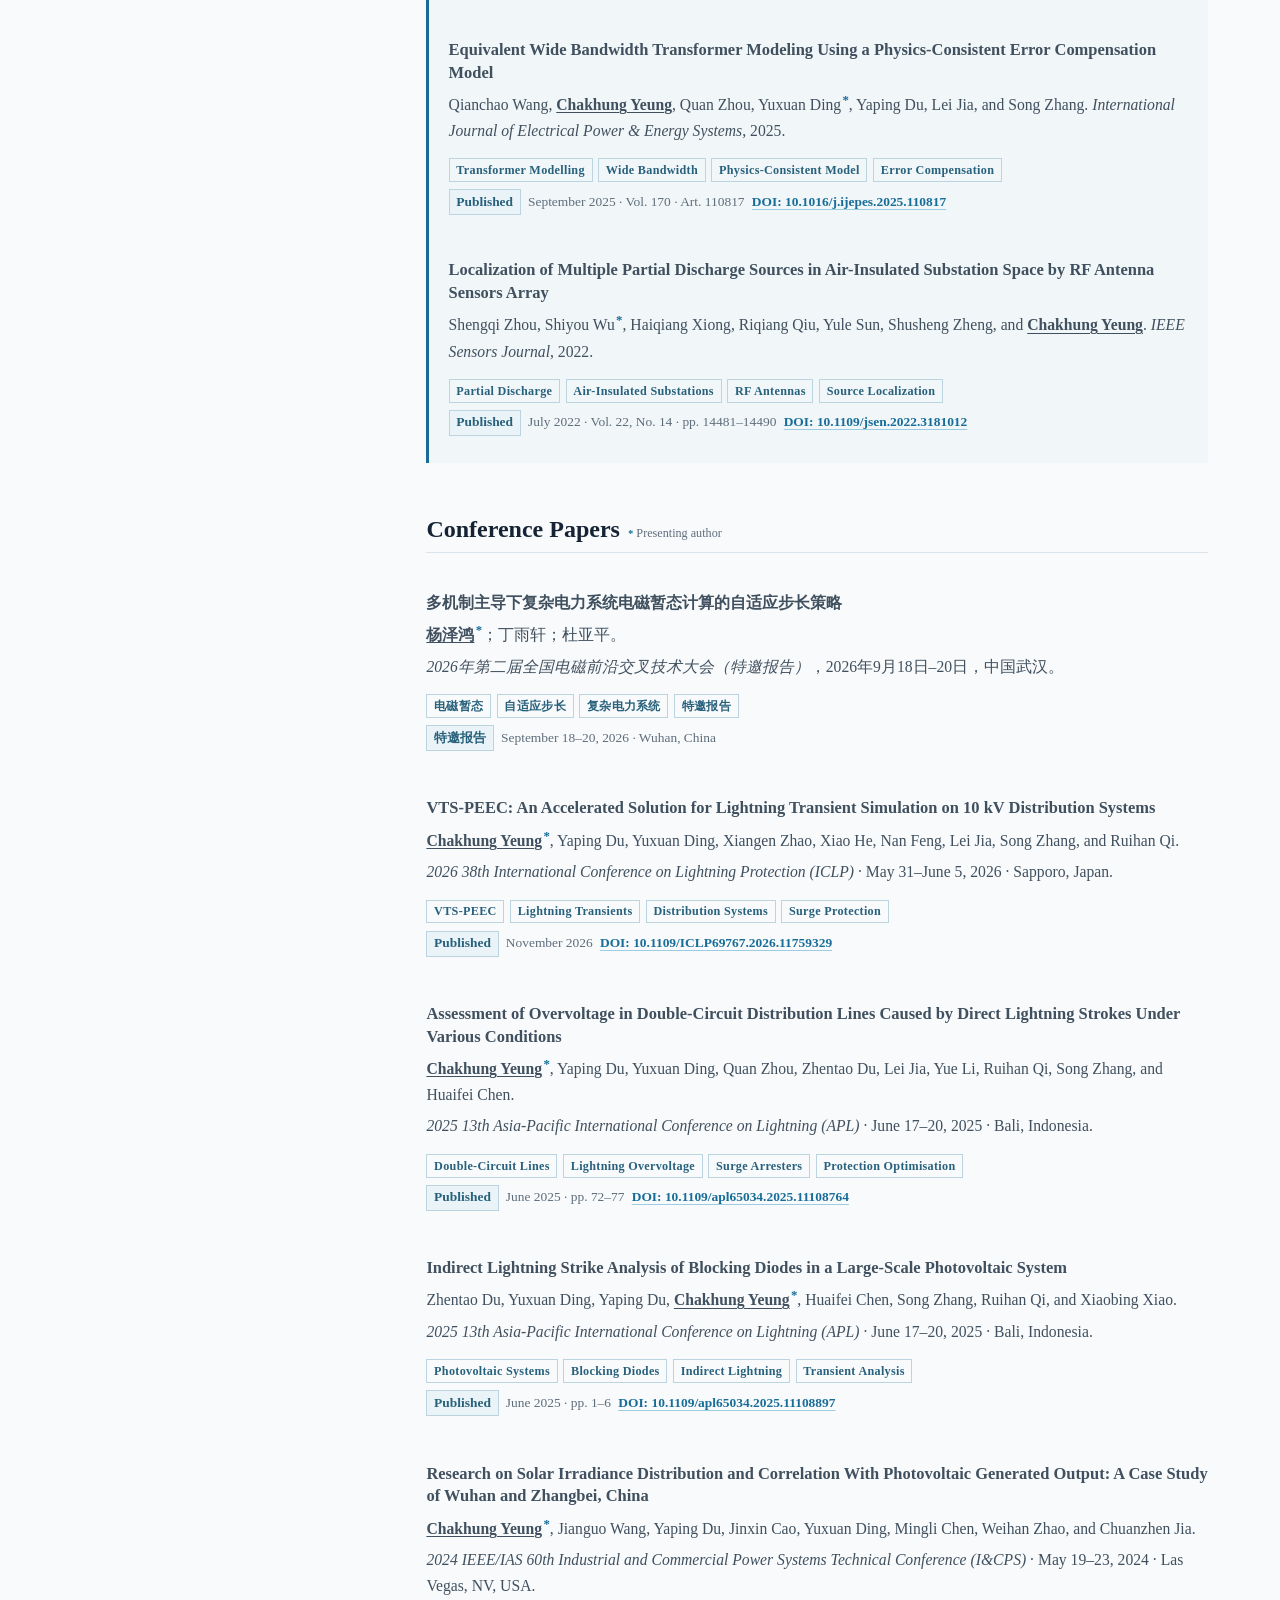
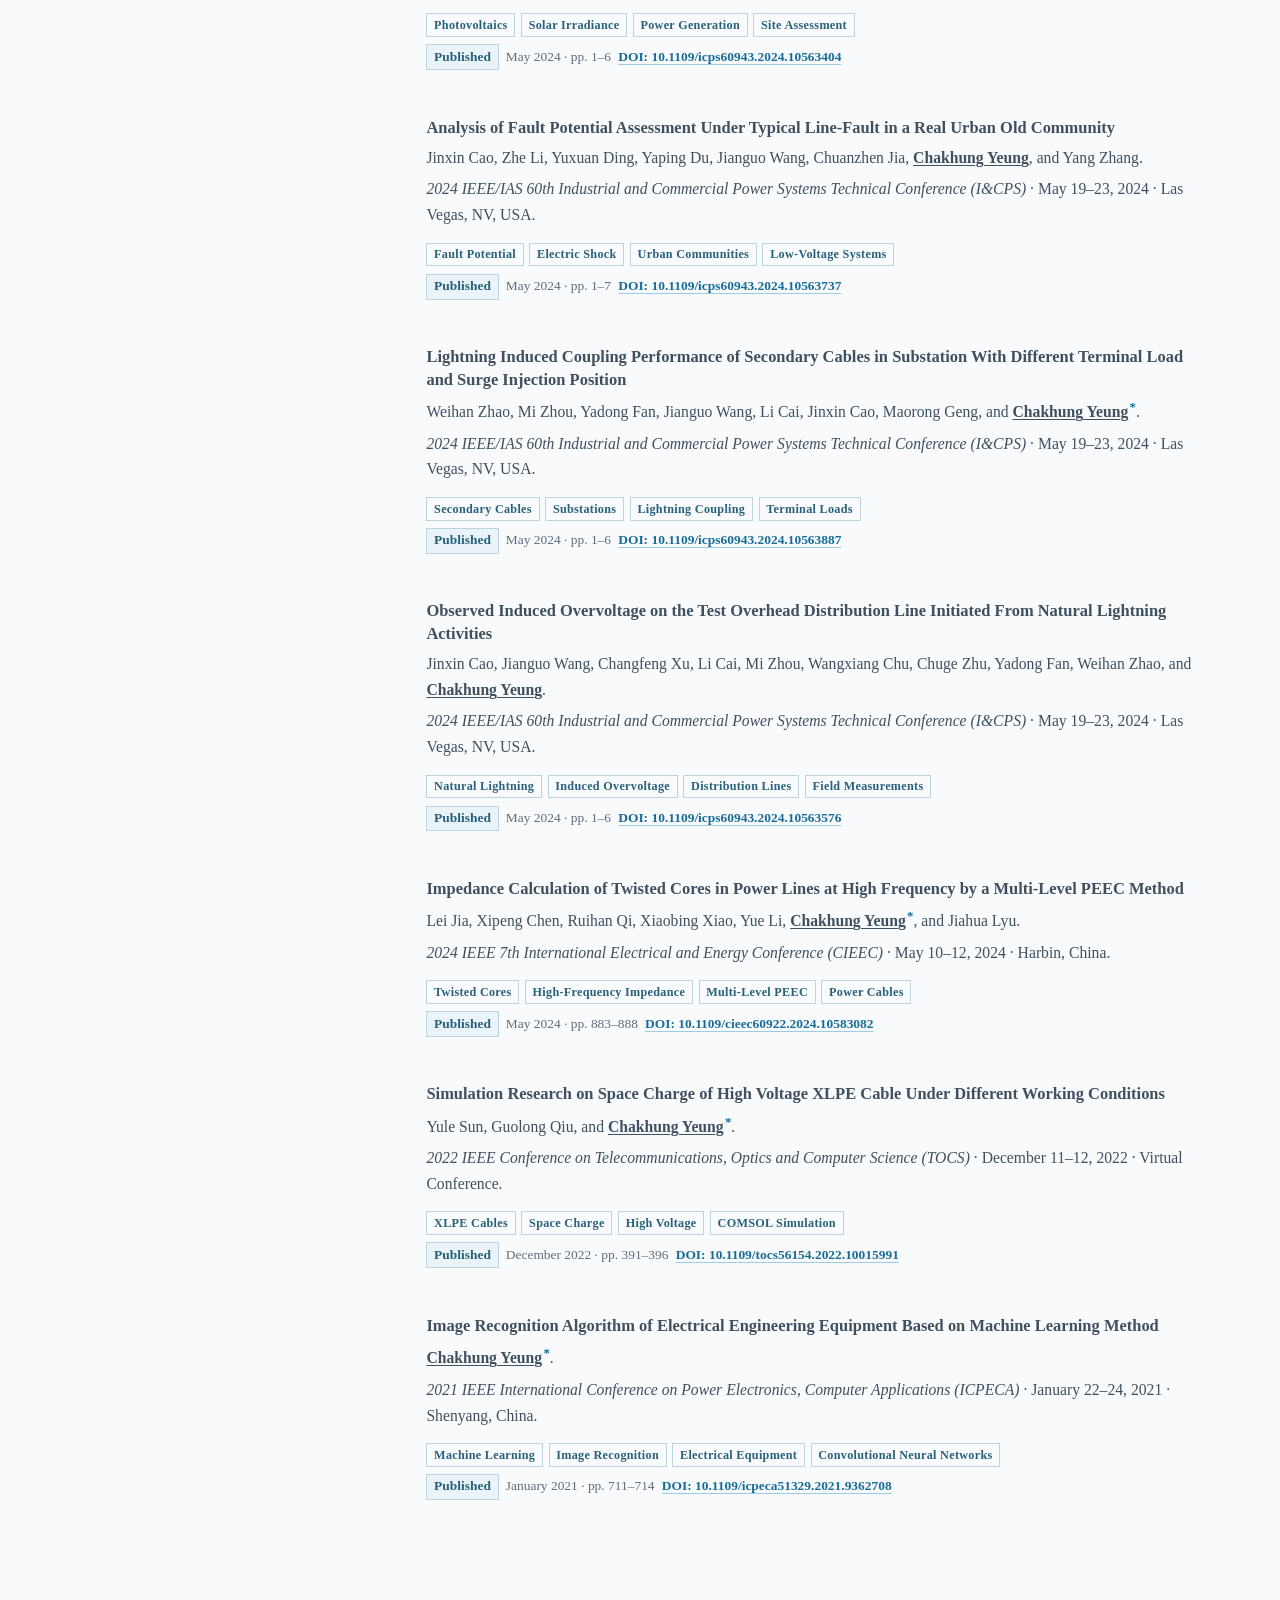
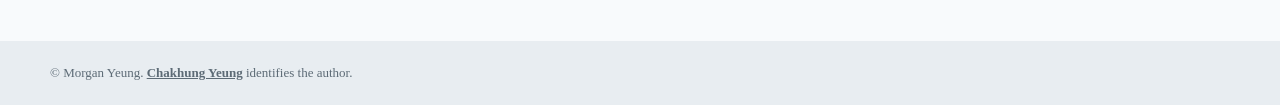
<file: publications.html>
<!doctype html>
<html lang="en">
<head>
  <meta charset="utf-8">
  <meta name="viewport" content="width=device-width,initial-scale=1">
  <meta name="description" content="Publications by Chakhung Yeung, academic author name of Morgan Yeung.">
  <title>Publications | Morgan Yeung</title>
  <link rel="canonical" href="https://morgansimon.github.io/publications.html">
  <meta property="og:type" content="website">
  <meta property="og:title" content="Publications | Morgan Yeung">
  <meta property="og:description" content="Journal articles, conference papers, and theses by Chakhung Yeung.">
  <meta property="og:url" content="https://morgansimon.github.io/publications.html">
  <link rel="icon" href="assets/favicon.svg">
  <link rel="stylesheet" href="styles.css?v=23">
</head>
<body>
  <header class="site-header">
    <div class="nav-wrap">
      <a class="brand" href="index.html">Morgan Yeung</a>
      <nav class="topnav" aria-label="Primary">
        <a href="index.html">Home</a>
        <a href="assets/Resume_ChakhungYeung_20260928updated.pdf" download="Resume_ChakhungYeung_20260928updated.pdf">Resume</a>
        <a aria-current="page" href="publications.html">Publications</a>
        <a href="projects.html">Research Projects</a>
        <a href="honors.html">Honors</a>
        <a href="leadership.html">Leadership &amp; Engagement</a>
      </nav>
    </div>
  </header>

  <main class="layout">
    <aside class="profile">
      <div class="profile-card">
        <img src="assets/morgan-yeung-profile.png" alt="Portrait of Morgan Yeung">
        <div>
          <h1>Morgan Yeung</h1>
          <p class="identity">Chakhung Yeung · 杨泽鸿<br>PhD</p>
          <ul class="profile-list">
            <li class="profile-label">Contents</li>
            <li><a href="#thesis">Thesis</a></li>
            <li><a href="#journal">Journal Articles</a></li>
            <li><a href="#conference">Conference Papers</a></li>
          </ul>
          <div class="profile-links">
            <p>Academic Profiles</p>
            <a href="https://scholar.google.com/citations?user=vVsvUDcAAAAJ">Google Scholar</a>
            <a href="https://www.researchgate.net/profile/Chakhung-Yeung-2">ResearchGate</a>
            <a href="https://orcid.org/0000-0001-6638-5343">ORCID</a>
          </div>
        </div>
      </div>
    </aside>

    <article class="content publications-page">
      <h2 class="page-title">Publications</h2>
      <p class="latest-update">Latest Update: November 2026</p>

      <section class="section" id="thesis">
        <h2>Thesis</h2>
        <ul class="thesis-list">
          <li class="thesis"><p><span class="thesis-year">2026</span><span class="thesis-title"><em>Adaptive Variable Time Step Simulation and Intelligent Optimization Methods for Multi-Scenario Transients in Distribution Networks</em> (Doctoral Thesis)</span><br><strong>Chakhung Yeung</strong> (Advisors: Mingli Chen and Yaping Du)</p></li>
          <li class="thesis"><p><span class="thesis-year">2023</span><span class="thesis-title"><em>Irradiation Characteristics and Prediction Methods for Photovoltaic Power Generation</em> (Master’s Thesis)</span><br><strong>Chakhung Yeung</strong> (Advisor: Jianguo Wang)</p></li>
          <li class="thesis"><p><span class="thesis-year">2021</span><span class="thesis-title"><em>Electromagnetic Pulse Effects of Aircraft Cable System</em> (Bachelor’s Thesis)</span><br><strong>Chakhung Yeung</strong> (Advisor: Mi Zhou)</p></li>
        </ul>
      </section>

      <section class="section" id="journal">
        <h2 class="section-heading-with-note"><span>Journal Articles</span><span class="section-note"><span class="corresponding-mark">*</span> Corresponding author</span></h2>
        <div class="journal-topics">
          <section class="journal-topic">
            <h3 class="publication-category"><span class="topic-index">01.</span>Electromagnetic Transient Modelling and Accelerated Methods</h3>
<div class="pub"><p class="pub-title">Methodology for Fast Impedance Calculation for Twisted Power Cables at High-Frequency via a Multi-Level PEEC Method</p><p class="author-list"><span class="author-self">Chakhung Yeung</span>, Jiahua Lyu<sup class="corresponding-mark">*</sup>, Yaping Du, Quan Zhou, Minxue Wang, Lei Jia, Xipeng Chen, Ruihan Qi, Xiaobing Xiao, and Yue Li. <span class="venue">IEEE Transactions on Industry Applications</span>, 2026.</p><span class="tag">Cable Modelling</span><span class="tag">High-Frequency Impedance</span><span class="tag">Multi-Level PEEC</span><span class="tag">Twisted Cables</span></div>
<div class="pub"><p class="pub-title">An Accelerated Multi-Time-Scale Solution of Power Systems Under Multiple Lightning Strokes Events</p><p class="author-list"><span class="author-self">Chakhung Yeung</span>, Yuxuan Ding<sup class="corresponding-mark">*</sup>, Quan Zhou<sup class="corresponding-mark">*</sup>, Yaping Du, Song Zhang, Ruihan Qi, and Lei Jia. <span class="venue">IEEE Transactions on Power Delivery</span>, 2025.</p><span class="tag">Electromagnetic Transients</span><span class="tag">PEEC</span><span class="tag">Variable Time Step</span><span class="tag">Lightning Protection</span></div>
<div class="pub"><p class="pub-title">A Hybrid PEEC and Transmission Line Model for Stable and Accurate Transient Electromagnetic Coupling Simulations Based on Mixed-Potential Scattering</p><p class="author-list">Xipeng Chen, Yanpeng Hao, Licheng Li, Xiao He, <span class="author-self">Chakhung Yeung</span><sup class="corresponding-mark">*</sup>, Yuxuan Ding<sup class="corresponding-mark">*</sup>, Lei Jia, Xiangen Zhao, Yaping Du, and Minchuan Liao. <span class="venue">Electric Power Systems Research</span>, 2026.</p><span class="tag">Electromagnetic Coupling</span><span class="tag">PEEC-MTL Model</span><span class="tag">Transient Analysis</span><span class="tag">Mixed-Potential Scattering</span></div>
          </section>
          <section class="journal-topic">
            <h3 class="publication-category"><span class="topic-index">02.</span>Distribution-System Lightning Protection and Electrical Safety</h3>
<div class="pub"><p class="pub-title">Multi-Dimensional Evaluation and Synergistic Optimization for Double-Circuit Distribution Lines Under Transient Events</p><p class="author-list"><span class="author-self">Chakhung Yeung</span>, Yuxuan Ding<sup class="corresponding-mark">*</sup>, Quan Zhou<sup class="corresponding-mark">*</sup>, Yaping Du, Huaifei Chen, Lei Jia, Song Zhang, and Yue Li. <span class="venue">International Journal of Electrical Power &amp; Energy Systems</span>, 2025.</p><span class="tag">Distribution Systems</span><span class="tag">Lightning Protection</span><span class="tag">Lightning-Induced Overvoltage</span><span class="tag">Optimisation</span></div>
<div class="pub"><p class="pub-title">Observed Induced Overvoltage on the Test Overhead Distribution Line Initiated by Natural Lightning Activities</p><p class="author-list">Jinxin Cao, Jianguo Wang<sup class="corresponding-mark">*</sup>, Changfeng Xu, Li Cai<sup class="corresponding-mark">*</sup>, Mi Zhou, Wangxiang Chu, Chuge Zhu, Yadong Fan, Weihan Zhao, and <span class="author-self">Chakhung Yeung</span>. <span class="venue">IEEE Transactions on Industry Applications</span>, 2026.</p><span class="tag">Natural Lightning</span><span class="tag">Induced Overvoltage</span><span class="tag">Overhead Distribution Lines</span><span class="tag">Field Measurements</span></div>
<div class="pub"><p class="pub-title">Lightning Flashover Characteristic and Effective Protection Measures of 10 kV Distribution Line Network</p><p class="author-list">Song Zhang, Xiaobin Xiao, Lei Jia, Huaifei Chen, Lu Qu, <span class="author-self">Chakhung Yeung</span><sup class="corresponding-mark">*</sup>, Yuxuan Ding<sup class="corresponding-mark">*</sup>, and Yaping Du. <span class="venue">Energies</span>, 2025.</p><span class="tag">Distribution Lines</span><span class="tag">Flashover</span><span class="tag">Lightning Protection</span><span class="tag">Surge Arresters</span></div>
          </section>
          <section class="journal-topic">
            <h3 class="publication-category"><span class="topic-index">03.</span>Cable Electromagnetic Compatibility and Coupling</h3>
<div class="pub"><p class="pub-title">Optimizing Shielded Cable Lightning Protection: Effects of Grounding and Shielding Under Variable Lightning Surge Conditions</p><p class="author-list"><span class="author-self">Chakhung Yeung</span>, Mi Zhou<sup class="corresponding-mark">*</sup>, Jianguo Wang, Jinxin Cao<sup class="corresponding-mark">*</sup>, Li Cai, Yuxuan Ding, Mingli Chen, and Yaping Du. <span class="venue">IEEE Transactions on Electromagnetic Compatibility</span>, 2026.</p><span class="tag">Shielded Cables</span><span class="tag">Electromagnetic Compatibility</span><span class="tag">Grounding</span><span class="tag">Lightning Protection</span></div>
<div class="pub"><p class="pub-title">Transient Induced Response on Cables by Lightning Electromagnetic Pulse With Different Experimental Conditions</p><p class="author-list"><span class="author-self">Chakhung Yeung</span>, Jianguo Wang, Mi Zhou<sup class="corresponding-mark">*</sup>, Jinxin Cao<sup class="corresponding-mark">*</sup>, Yuxuan Ding, Li Cai, Yadong Fan, Quan Zhou, Jianping Wang, and Weihan Zhao. <span class="venue">Electric Power Systems Research</span>, 2025.</p><span class="tag">Cable Coupling</span><span class="tag">Lightning Electromagnetic Pulse</span><span class="tag">Magnetic Field</span><span class="tag">Experimental Conditions</span></div>
<div class="pub"><p class="pub-title">Assessment of Electromagnetic Shielding Effectiveness in Multi-Layer and Single-Layer Shielded Cables Against the Lightning Electromagnetic Pulse Considering Different Shielding Strategies</p><p class="author-list"><span class="author-self">Chakhung Yeung</span>, Jianguo Wang, Yaping Du, Mi Zhou<sup class="corresponding-mark">*</sup>, Li Cai, Jinxin Cao<sup class="corresponding-mark">*</sup>, Quan Zhou, Yuxuan Ding, Weihan Zhao, and Mingli Chen. <span class="venue">Electric Power Systems Research</span>, 2025.</p><span class="tag">Shielded Cables</span><span class="tag">Shielding Effectiveness</span><span class="tag">Lightning Electromagnetic Pulse</span><span class="tag">Grounding Strategies</span></div>
<div class="pub"><p class="pub-title">Affection of Shielding Methods on the Characteristics for Cable Coupled to Lightning Impulse Magnetic Field</p><p class="author-list"><span class="author-self">Chakhung Yeung</span>, Jianguo Wang<sup class="corresponding-mark">*</sup>, Mi Zhou<sup class="corresponding-mark">*</sup>, Weihan Zhao, Wenxin Huang, Jinxin Cao, Li Cai, and Yaping Du. <span class="venue">Electric Power Systems Research</span>, 2024.</p><span class="tag">Cable Shielding</span><span class="tag">Magnetic-Field Coupling</span><span class="tag">Lightning Impulse</span><span class="tag">Grounding</span></div>
<div class="pub"><p class="pub-title">Lightning Coupling Induced Voltage of Secondary Cables in Substation With Different Terminal Load and Grounding Dissipation Paths</p><p class="author-list">Weihan Zhao, Mi Zhou<sup class="corresponding-mark">*</sup>, Yadong Fan, Jianguo Wang<sup class="corresponding-mark">*</sup>, Li Cai, Jinxin Cao<sup class="corresponding-mark">*</sup>, Maorong Geng, and <span class="author-self">Chakhung Yeung</span>. <span class="venue">IEEE Transactions on Industry Applications</span>, 2025.</p><span class="tag">Secondary Cables</span><span class="tag">Substations</span><span class="tag">Lightning Coupling</span><span class="tag">Grounding Dissipation</span></div>
<div class="pub"><p class="pub-title">Lightning Inductive Coupling Characteristics of Parallel Cables: Computation and Measurement Validation</p><p class="author-list">Mi Zhou<sup class="corresponding-mark">*</sup>, Weihan Zhao, Shengquan Zheng, Yongming Guo, <span class="author-self">Chakhung Yeung</span>, Jianguo Wang, Li Cai<sup class="corresponding-mark">*</sup>, and Yadong Fan. <span class="venue">IET Science, Measurement &amp; Technology</span>, 2022.</p><span class="tag">Parallel Cables</span><span class="tag">Inductive Coupling</span><span class="tag">Lightning Surge</span><span class="tag">Experimental Validation</span></div>
          </section>
          <section class="journal-topic">
            <h3 class="publication-category"><span class="topic-index">04.</span>Photovoltaics and Renewable-Energy Applications</h3>
<div class="pub"><p class="pub-title">Multi-Factorial Assessment of Inclined Surface Solar Radiation Using Photovoltaic Data and Solar Radiation Transposition Models: A Case Study in China</p><p class="author-list"><span class="author-self">Chakhung Yeung</span>, Jianguo Wang<sup class="corresponding-mark">*</sup>, Yaping Du, Mi Zhou, Quan Zhou, Li Cai, Yuxuan Ding, Jinxin Cao<sup class="corresponding-mark">*</sup>, and Mingli Chen. <span class="venue">Energy 360</span>, 2025.</p><span class="tag">Solar Radiation</span><span class="tag">Transposition Models</span><span class="tag">Photovoltaic Data</span><span class="tag">Inclined Surfaces</span></div>
<div class="pub"><p class="pub-title">Comprehensive Analysis of Solar Irradiance and Photovoltaic Power Generation: Case Studies in Wuhan and Zhangbei, China</p><p class="author-list"><span class="author-self">Chakhung Yeung</span>, Jianguo Wang<sup class="corresponding-mark">*</sup>, Yaping Du, Jinxin Cao<sup class="corresponding-mark">*</sup>, Quan Zhou, Yuxuan Ding<sup class="corresponding-mark">*</sup>, Mingli Chen, Weihan Zhao, and Chuanzhen Jia. <span class="venue">IEEE Transactions on Industry Applications</span>, 2025.</p><span class="tag">Photovoltaics</span><span class="tag">Solar Irradiance</span><span class="tag">Power Generation</span><span class="tag">Renewable Energy</span></div>
<div class="pub"><p class="pub-title">Clearness Index Cluster Analysis for Photovoltaic Weather Classification Based on Solar Irradiation Measurement Data: Theory and Application</p><p class="author-list"><span class="author-self">Chakhung Yeung</span>, Jianguo Wang<sup class="corresponding-mark">*</sup>, Yaping Du, Jinxin Cao<sup class="corresponding-mark">*</sup>, Quan Zhou, Zhentao Du, Yadong Fan, Yuxuan Ding, and Li Cai. <span class="venue">Energy 360</span>, 2024.</p><span class="tag">Photovoltaics</span><span class="tag">Solar Irradiation</span><span class="tag">Weather Classification</span><span class="tag">Power Forecasting</span></div>
          </section>
          <section class="journal-topic">
            <h3 class="publication-category"><span class="topic-index">05.</span>Electrical Equipment Modelling and Low-Voltage Safety</h3>
<div class="pub"><p class="pub-title">Electric Shock Simulation and Risk Assessment in Low-Voltage Distribution Networks Under Unknown Topology: A Two-Stage Approach Based on Smart Meter Data</p><p class="author-list">Zhe Li<sup class="corresponding-mark">*</sup>, Shoukang Luo, Xiaojia Sun, Yang Li, Yubo Zhang, <span class="author-self">Chakhung Yeung</span>, and Yuxuan Ding. <span class="venue">Energies</span>, 2026.</p><span class="tag">Electric Shock</span><span class="tag">Low-Voltage Networks</span><span class="tag">Topology Identification</span><span class="tag">Smart Meter Data</span></div>
<div class="pub"><p class="pub-title">Analysis of Fault Potential Assessment Under Typical Line Faults in a Real Urban Old Community</p><p class="author-list">Jinxin Cao, Yuxuan Ding<sup class="corresponding-mark">*</sup>, Zhe Li<sup class="corresponding-mark">*</sup>, Yaping Du, Jianguo Wang, Chuanzhen Jia, <span class="author-self">Chakhung Yeung</span>, and Yang Zhang. <span class="venue">IEEE Transactions on Industry Applications</span>, 2025.</p><span class="tag">Fault Potential</span><span class="tag">Low-Voltage Networks</span><span class="tag">Electric Shock Risk</span><span class="tag">PEEC</span></div>
<div class="pub"><p class="pub-title">Equivalent Wide Bandwidth Transformer Modeling Using a Physics-Consistent Error Compensation Model</p><p class="author-list">Qianchao Wang, <span class="author-self">Chakhung Yeung</span>, Quan Zhou, Yuxuan Ding<sup class="corresponding-mark">*</sup>, Yaping Du, Lei Jia, and Song Zhang. <span class="venue">International Journal of Electrical Power &amp; Energy Systems</span>, 2025.</p><span class="tag">Transformer Modelling</span><span class="tag">Wide Bandwidth</span><span class="tag">Physics-Consistent Model</span><span class="tag">Error Compensation</span></div>
<div class="pub"><p class="pub-title">Localization of Multiple Partial Discharge Sources in Air-Insulated Substation Space by RF Antenna Sensors Array</p><p class="author-list">Shengqi Zhou, Shiyou Wu<sup class="corresponding-mark">*</sup>, Haiqiang Xiong, Riqiang Qiu, Yule Sun, Shusheng Zheng, and <span class="author-self">Chakhung Yeung</span>. <span class="venue">IEEE Sensors Journal</span>, 2022.</p><span class="tag">Partial Discharge</span><span class="tag">Air-Insulated Substations</span><span class="tag">RF Antennas</span><span class="tag">Source Localization</span></div>
          </section>
        </div>
      </section>

      <section class="section" id="conference">
        <h2 class="section-heading-with-note"><span>Conference Papers</span><span class="section-note"><span class="presenting-mark">*</span> Presenting author</span></h2>
        <div class="conference-list">
<div class="pub"><p class="pub-title">多机制主导下复杂电力系统电磁暂态计算的自适应步长策略</p><p class="author-list"><span class="author-self">杨泽鸿</span>；丁雨轩；杜亚平。</p><p class="conference-meta"><span class="venue">2026年第二届全国电磁前沿交叉技术大会（特邀报告）</span>，2026年9月18日–20日，中国武汉。</p><span class="tag">电磁暂态</span><span class="tag">自适应步长</span><span class="tag">复杂电力系统</span><span class="tag">特邀报告</span></div>
<div class="pub"><p class="pub-title">VTS-PEEC: An Accelerated Solution for Lightning Transient Simulation on 10 kV Distribution Systems</p><p class="author-list"><span class="author-self">Chakhung Yeung</span>, Yaping Du, Yuxuan Ding, Xiangen Zhao, Xiao He, Nan Feng, Lei Jia, Song Zhang, and Ruihan Qi.</p><p class="conference-meta"><span class="venue">2026 38th International Conference on Lightning Protection (ICLP)</span> · May 31–June 5, 2026 · Sapporo, Japan.</p><span class="tag">VTS-PEEC</span><span class="tag">Lightning Transients</span><span class="tag">Distribution Systems</span><span class="tag">Surge Protection</span></div>
<div class="pub"><p class="pub-title">Assessment of Overvoltage in Double-Circuit Distribution Lines Caused by Direct Lightning Strokes Under Various Conditions</p><p class="author-list"><span class="author-self">Chakhung Yeung</span>, Yaping Du, Yuxuan Ding, Quan Zhou, Zhentao Du, Lei Jia, Yue Li, Ruihan Qi, Song Zhang, and Huaifei Chen.</p><p class="conference-meta"><span class="venue">2025 13th Asia-Pacific International Conference on Lightning (APL)</span> · June 17–20, 2025 · Bali, Indonesia.</p><span class="tag">Double-Circuit Lines</span><span class="tag">Lightning Overvoltage</span><span class="tag">Surge Arresters</span><span class="tag">Protection Optimisation</span></div>
<div class="pub"><p class="pub-title">Indirect Lightning Strike Analysis of Blocking Diodes in a Large-Scale Photovoltaic System</p><p class="author-list">Zhentao Du, Yuxuan Ding, Yaping Du, <span class="author-self">Chakhung Yeung</span>, Huaifei Chen, Song Zhang, Ruihan Qi, and Xiaobing Xiao.</p><p class="conference-meta"><span class="venue">2025 13th Asia-Pacific International Conference on Lightning (APL)</span> · June 17–20, 2025 · Bali, Indonesia.</p><span class="tag">Photovoltaic Systems</span><span class="tag">Blocking Diodes</span><span class="tag">Indirect Lightning</span><span class="tag">Transient Analysis</span></div>
<div class="pub"><p class="pub-title">Research on Solar Irradiance Distribution and Correlation With Photovoltaic Generated Output: A Case Study of Wuhan and Zhangbei, China</p><p class="author-list"><span class="author-self">Chakhung Yeung</span>, Jianguo Wang, Yaping Du, Jinxin Cao, Yuxuan Ding, Mingli Chen, Weihan Zhao, and Chuanzhen Jia.</p><p class="conference-meta"><span class="venue">2024 IEEE/IAS 60th Industrial and Commercial Power Systems Technical Conference (I&amp;CPS)</span> · May 19–23, 2024 · Las Vegas, NV, USA.</p><span class="tag">Photovoltaics</span><span class="tag">Solar Irradiance</span><span class="tag">Power Generation</span><span class="tag">Site Assessment</span></div>
<div class="pub"><p class="pub-title">Analysis of Fault Potential Assessment Under Typical Line-Fault in a Real Urban Old Community</p><p class="author-list">Jinxin Cao, Zhe Li, Yuxuan Ding, Yaping Du, Jianguo Wang, Chuanzhen Jia, <span class="author-self">Chakhung Yeung</span>, and Yang Zhang.</p><p class="conference-meta"><span class="venue">2024 IEEE/IAS 60th Industrial and Commercial Power Systems Technical Conference (I&amp;CPS)</span> · May 19–23, 2024 · Las Vegas, NV, USA.</p><span class="tag">Fault Potential</span><span class="tag">Electric Shock</span><span class="tag">Urban Communities</span><span class="tag">Low-Voltage Systems</span></div>
<div class="pub"><p class="pub-title">Lightning Induced Coupling Performance of Secondary Cables in Substation With Different Terminal Load and Surge Injection Position</p><p class="author-list">Weihan Zhao, Mi Zhou, Yadong Fan, Jianguo Wang, Li Cai, Jinxin Cao, Maorong Geng, and <span class="author-self">Chakhung Yeung</span>.</p><p class="conference-meta"><span class="venue">2024 IEEE/IAS 60th Industrial and Commercial Power Systems Technical Conference (I&amp;CPS)</span> · May 19–23, 2024 · Las Vegas, NV, USA.</p><span class="tag">Secondary Cables</span><span class="tag">Substations</span><span class="tag">Lightning Coupling</span><span class="tag">Terminal Loads</span></div>
<div class="pub"><p class="pub-title">Observed Induced Overvoltage on the Test Overhead Distribution Line Initiated From Natural Lightning Activities</p><p class="author-list">Jinxin Cao, Jianguo Wang, Changfeng Xu, Li Cai, Mi Zhou, Wangxiang Chu, Chuge Zhu, Yadong Fan, Weihan Zhao, and <span class="author-self">Chakhung Yeung</span>.</p><p class="conference-meta"><span class="venue">2024 IEEE/IAS 60th Industrial and Commercial Power Systems Technical Conference (I&amp;CPS)</span> · May 19–23, 2024 · Las Vegas, NV, USA.</p><span class="tag">Natural Lightning</span><span class="tag">Induced Overvoltage</span><span class="tag">Distribution Lines</span><span class="tag">Field Measurements</span></div>
<div class="pub"><p class="pub-title">Impedance Calculation of Twisted Cores in Power Lines at High Frequency by a Multi-Level PEEC Method</p><p class="author-list">Lei Jia, Xipeng Chen, Ruihan Qi, Xiaobing Xiao, Yue Li, <span class="author-self">Chakhung Yeung</span>, and Jiahua Lyu.</p><p class="conference-meta"><span class="venue">2024 IEEE 7th International Electrical and Energy Conference (CIEEC)</span> · May 10–12, 2024 · Harbin, China.</p><span class="tag">Twisted Cores</span><span class="tag">High-Frequency Impedance</span><span class="tag">Multi-Level PEEC</span><span class="tag">Power Cables</span></div>
<div class="pub"><p class="pub-title">Simulation Research on Space Charge of High Voltage XLPE Cable Under Different Working Conditions</p><p class="author-list">Yule Sun, Guolong Qiu, and <span class="author-self">Chakhung Yeung</span>.</p><p class="conference-meta"><span class="venue">2022 IEEE Conference on Telecommunications, Optics and Computer Science (TOCS)</span> · December 11–12, 2022 · Virtual Conference.</p><span class="tag">XLPE Cables</span><span class="tag">Space Charge</span><span class="tag">High Voltage</span><span class="tag">COMSOL Simulation</span></div>
<div class="pub"><p class="pub-title">Image Recognition Algorithm of Electrical Engineering Equipment Based on Machine Learning Method</p><p class="author-list"><span class="author-self">Chakhung Yeung</span>.</p><p class="conference-meta"><span class="venue">2021 IEEE International Conference on Power Electronics, Computer Applications (ICPECA)</span> · January 22–24, 2021 · Shenyang, China.</p><span class="tag">Machine Learning</span><span class="tag">Image Recognition</span><span class="tag">Electrical Equipment</span><span class="tag">Convolutional Neural Networks</span></div>
        </div>
      </section>
    </article>
  </main>

  <script>
    const verifiedPublications = {
      "Methodology for Fast Impedance Calculation for Twisted Power Cables at High-Frequency via a Multi-Level PEEC Method": {doi: "10.1109/tia.2025.3587190", publisher: "https://ieeexplore.ieee.org/document/11074347/"},
      "An Accelerated Multi-Time-Scale Solution of Power Systems Under Multiple Lightning Strokes Events": {doi: "10.1109/tpwrd.2025.3559380", publisher: "https://ieeexplore.ieee.org/document/10960330/"},
      "A Hybrid PEEC and Transmission Line Model for Stable and Accurate Transient Electromagnetic Coupling Simulations Based on Mixed-Potential Scattering": {doi: "10.1016/j.epsr.2026.112926", publisher: "https://linkinghub.elsevier.com/retrieve/pii/S0378779626002191"},
      "Multi-Dimensional Evaluation and Synergistic Optimization for Double-Circuit Distribution Lines Under Transient Events": {doi: "10.1016/j.ijepes.2025.111153", publisher: "https://linkinghub.elsevier.com/retrieve/pii/S014206152500701X"},
      "Observed Induced Overvoltage on the Test Overhead Distribution Line Initiated by Natural Lightning Activities": {doi: "10.1109/tia.2025.3599466", publisher: "https://ieeexplore.ieee.org/document/11126984/"},
      "Lightning Flashover Characteristic and Effective Protection Measures of 10 kV Distribution Line Network": {doi: "10.3390/en18195097", publisher: "https://www.mdpi.com/1996-1073/18/19/5097"},
      "Optimizing Shielded Cable Lightning Protection: Effects of Grounding and Shielding Under Variable Lightning Surge Conditions": {doi: "10.1109/temc.2025.3649921", publisher: "https://ieeexplore.ieee.org/document/11369783/"},
      "Transient Induced Response on Cables by Lightning Electromagnetic Pulse With Different Experimental Conditions": {doi: "10.1016/j.epsr.2024.111031", publisher: "https://linkinghub.elsevier.com/retrieve/pii/S0378779624009179"},
      "Assessment of Electromagnetic Shielding Effectiveness in Multi-Layer and Single-Layer Shielded Cables Against the Lightning Electromagnetic Pulse Considering Different Shielding Strategies": {doi: "10.1016/j.epsr.2025.111514", publisher: "https://linkinghub.elsevier.com/retrieve/pii/S0378779625001063"},
      "Affection of Shielding Methods on the Characteristics for Cable Coupled to Lightning Impulse Magnetic Field": {doi: "10.1016/j.epsr.2023.109802", publisher: "https://linkinghub.elsevier.com/retrieve/pii/S0378779623006910"},
      "Lightning Coupling Induced Voltage of Secondary Cables in Substation With Different Terminal Load and Grounding Dissipation Paths": {doi: "10.1109/tia.2025.3546209", publisher: "https://ieeexplore.ieee.org/document/10906532/"},
      "Lightning Inductive Coupling Characteristics of Parallel Cables: Computation and Measurement Validation": {doi: "10.1049/smt2.12135", publisher: "https://ietresearch.onlinelibrary.wiley.com/doi/10.1049/smt2.12135"},
      "Multi-Factorial Assessment of Inclined Surface Solar Radiation Using Photovoltaic Data and Solar Radiation Transposition Models: A Case Study in China": {doi: "10.1016/j.energ.2025.100036", publisher: "https://linkinghub.elsevier.com/retrieve/pii/S2950487225000236"},
      "Comprehensive Analysis of Solar Irradiance and Photovoltaic Power Generation: Case Studies in Wuhan and Zhangbei, China": {doi: "10.1109/tia.2025.3569247", publisher: "https://ieeexplore.ieee.org/document/11002366/"},
      "Clearness Index Cluster Analysis for Photovoltaic Weather Classification Based on Solar Irradiation Measurement Data: Theory and Application": {doi: "10.1016/j.energ.2024.100010", publisher: "https://linkinghub.elsevier.com/retrieve/pii/S2950487224000102"},
      "Electric Shock Simulation and Risk Assessment in Low-Voltage Distribution Networks Under Unknown Topology: A Two-Stage Approach Based on Smart Meter Data": {doi: "10.3390/en19112723", publisher: "https://www.mdpi.com/1996-1073/19/11/2723"},
      "Analysis of Fault Potential Assessment Under Typical Line Faults in a Real Urban Old Community": {doi: "10.1109/tia.2025.3546904", publisher: "https://ieeexplore.ieee.org/document/10908622/"},
      "Equivalent Wide Bandwidth Transformer Modeling Using a Physics-Consistent Error Compensation Model": {doi: "10.1016/j.ijepes.2025.110817", publisher: "https://linkinghub.elsevier.com/retrieve/pii/S0142061525003655"},
      "Localization of Multiple Partial Discharge Sources in Air-Insulated Substation Space by RF Antenna Sensors Array": {doi: "10.1109/jsen.2022.3181012", publisher: "https://ieeexplore.ieee.org/document/9797234/"},
      "多机制主导下复杂电力系统电磁暂态计算的自适应步长策略": {status: "特邀报告"},
      "VTS-PEEC: An Accelerated Solution for Lightning Transient Simulation on 10 kV Distribution Systems": {doi: "10.1109/ICLP69767.2026.11759329", publisher: "https://ieeexplore.ieee.org/document/11759329/"},
      "Assessment of Overvoltage in Double-Circuit Distribution Lines Caused by Direct Lightning Strokes Under Various Conditions": {doi: "10.1109/apl65034.2025.11108764", publisher: "https://ieeexplore.ieee.org/document/11108764/"},
      "Research on Solar Irradiance Distribution and Correlation With Photovoltaic Generated Output: A Case Study of Wuhan and Zhangbei, China": {doi: "10.1109/icps60943.2024.10563404", publisher: "https://ieeexplore.ieee.org/document/10563404/"},
      "Image Recognition Algorithm of Electrical Engineering Equipment Based on Machine Learning Method": {doi: "10.1109/icpeca51329.2021.9362708", publisher: "https://ieeexplore.ieee.org/document/9362708/"},
      "Indirect Lightning Strike Analysis of Blocking Diodes in a Large-Scale Photovoltaic System": {doi: "10.1109/apl65034.2025.11108897", publisher: "https://ieeexplore.ieee.org/document/11108897/"},
      "Impedance Calculation of Twisted Cores in Power Lines at High Frequency by a Multi-Level PEEC Method": {doi: "10.1109/cieec60922.2024.10583082", publisher: "https://ieeexplore.ieee.org/document/10583082/"},
      "Analysis of Fault Potential Assessment Under Typical Line-Fault in a Real Urban Old Community": {doi: "10.1109/icps60943.2024.10563737", publisher: "https://ieeexplore.ieee.org/document/10563737/"},
      "Lightning Induced Coupling Performance of Secondary Cables in Substation With Different Terminal Load and Surge Injection Position": {doi: "10.1109/icps60943.2024.10563887", publisher: "https://ieeexplore.ieee.org/document/10563887/"},
      "Observed Induced Overvoltage on the Test Overhead Distribution Line Initiated From Natural Lightning Activities": {doi: "10.1109/icps60943.2024.10563576", publisher: "https://ieeexplore.ieee.org/document/10563576/"},
      "Simulation Research on Space Charge of High Voltage XLPE Cable Under Different Working Conditions": {doi: "10.1109/tocs56154.2022.10015991", publisher: "https://ieeexplore.ieee.org/document/10015991/"}
    };

    const publicationDetails = {
      "10.1109/tia.2025.3587190": "January 2026 · Vol. 62, No. 1 · pp. 304–313",
      "10.1109/tpwrd.2025.3559380": "August 2025 · Vol. 40, No. 4 · pp. 1889–1898",
      "10.1016/j.epsr.2026.112926": "August 2026 · Vol. 257 · Art. 112926",
      "10.1016/j.ijepes.2025.111153": "November 2025 · Vol. 172 · Art. 111153",
      "10.1109/tia.2025.3599466": "January 2026 · Vol. 62, No. 1 · pp. 665–676",
      "10.3390/en18195097": "September 2025 · Vol. 18, No. 19 · Art. 5097",
      "10.1109/temc.2025.3649921": "April 2026 · Vol. 68, No. 2 · pp. 302–311",
      "10.1016/j.epsr.2024.111031": "January 2025 · Vol. 238 · Art. 111031",
      "10.1016/j.epsr.2025.111514": "June 2025 · Vol. 243 · Art. 111514",
      "10.1016/j.epsr.2023.109802": "January 2024 · Vol. 226 · Art. 109802",
      "10.1109/tia.2025.3546209": "July 2025 · Vol. 61, No. 4 · pp. 5971–5982",
      "10.1049/smt2.12135": "May 2023 · Vol. 17, No. 3 · pp. 115–124",
      "10.1016/j.energ.2025.100036": "December 2025 · Vol. 4 · Art. 100036",
      "10.1109/tia.2025.3569247": "November 2025 · Vol. 61, No. 6 · pp. 8307–8317",
      "10.1016/j.energ.2024.100010": "December 2024 · Vol. 2 · Art. 100010",
      "10.3390/en19112723": "June 2026 · Vol. 19, No. 11 · Art. 2723",
      "10.1109/tia.2025.3546904": "July 2025 · Vol. 61, No. 4 · pp. 5808–5818",
      "10.1016/j.ijepes.2025.110817": "September 2025 · Vol. 170 · Art. 110817",
      "10.1109/jsen.2022.3181012": "July 2022 · Vol. 22, No. 14 · pp. 14481–14490",
      "10.1109/ICLP69767.2026.11759329": "November 2026",
      "10.1109/apl65034.2025.11108764": "June 2025 · pp. 72–77",
      "10.1109/icps60943.2024.10563404": "May 2024 · pp. 1–6",
      "10.1109/icpeca51329.2021.9362708": "January 2021 · pp. 711–714",
      "10.1109/apl65034.2025.11108897": "June 2025 · pp. 1–6",
      "10.1109/cieec60922.2024.10583082": "May 2024 · pp. 883–888",
      "10.1109/icps60943.2024.10563737": "May 2024 · pp. 1–7",
      "10.1109/icps60943.2024.10563887": "May 2024 · pp. 1–6",
      "10.1109/icps60943.2024.10563576": "May 2024 · pp. 1–6",
      "10.1109/tocs56154.2022.10015991": "December 2022 · pp. 391–396"
    };

    document.querySelectorAll(".publications-page .pub").forEach((publication) => {
      const title = publication.querySelector(".pub-title").textContent.trim();
      const record = verifiedPublications[title];
      if (!record) return;
      if (record.status === "特邀报告") publication.lang = "zh-Hans";
      const actions = document.createElement("p");
      actions.className = "publication-actions";
      const status = document.createElement("span");
      status.className = "publication-status";
      status.textContent = record.status || "Published";
      actions.append(status);
      const detail = publicationDetails[record.doi] || (record.status === "特邀报告" ? "September 18–20, 2026 · Wuhan, China" : "");
      if (detail) {
        const metadata = document.createElement("span");
        metadata.className = "publication-detail";
        metadata.textContent = detail;
        actions.append(metadata);
      }
      if (record.doi) {
        const doi = document.createElement("a");
        doi.href = `https://doi.org/${record.doi}`;
        doi.target = "_blank";
        doi.rel = "noopener noreferrer";
        doi.textContent = `DOI: ${record.doi}`;
        actions.append(doi);
      }
      publication.append(actions);
    });

    const nonPresentingAuthors = new Set([
      "Analysis of Fault Potential Assessment Under Typical Line-Fault in a Real Urban Old Community",
      "Observed Induced Overvoltage on the Test Overhead Distribution Line Initiated From Natural Lightning Activities"
    ]);
    document.querySelectorAll("#conference .pub").forEach((publication) => {
      publication.querySelectorAll(".corresponding-mark, .presenting-mark").forEach((mark) => mark.remove());
      const title = publication.querySelector(".pub-title").textContent.trim();
      const self = publication.querySelector(".author-self");
      if (self && !nonPresentingAuthors.has(title)) {
        const mark = document.createElement("sup");
        mark.className = "presenting-mark";
        mark.textContent = "*";
        self.after(mark);
      }
    });
  </script>

  <footer class="site-footer"><div>© Morgan Yeung. <strong><u>Chakhung Yeung</u></strong> identifies the author.</div></footer>
</body>
</html>
</file>
<file: styles.css>
:root{--ink:#152334;--muted:#5f6d7b;--paper:#f8fafc;--line:#dce4eb;--navy:#0b1f33;--blue:#176d98;--pale:#eaf4f8;--gold:#c99335;--max:1180px}*{box-sizing:border-box}html{scroll-behavior:smooth}body{margin:0;background:var(--paper);color:var(--ink);font:16px/1.7 Georgia,"Times New Roman",serif}a{color:var(--blue);text-decoration-color:#9ccce1;text-underline-offset:3px}a:hover{color:#0b4b6d}.site-header{background:var(--navy);color:#fff;border-bottom:4px solid var(--gold)}.nav-wrap{max-width:var(--max);margin:auto;padding:1rem 1.4rem;display:flex;justify-content:space-between;gap:1.5rem;align-items:center}.brand{font-family:Arial,sans-serif;font-weight:700;font-size:1.05rem;color:#fff;text-decoration:none;letter-spacing:.02em}.topnav{display:flex;flex-wrap:wrap;gap:.2rem}.topnav a{font:600 .83rem/1.3 Arial,sans-serif;color:#dceaf2;text-decoration:none;padding:.45rem .6rem;border-radius:5px}.topnav a:hover,.topnav a[aria-current=page]{color:#fff;background:#23465e}.layout{max-width:var(--max);margin:0 auto;padding:3rem 1.4rem 4rem;display:grid;grid-template-columns:290px minmax(0,1fr);gap:4rem}.profile{align-self:start}.profile-card{background:#fff;border:1px solid var(--line);padding:1.25rem;box-shadow:0 8px 22px rgb(21 35 52/.05)}.profile img{width:100%;aspect-ratio:1/1.05;object-fit:cover;display:block;margin-bottom:1.1rem}.profile h1{font-size:1.65rem;line-height:1.15;margin:0 0 .3rem}.identity{color:var(--muted);font-size:.92rem;margin:.2rem 0 1rem}.profile-list{font:14px/1.55 Arial,sans-serif;margin:0;padding:0;list-style:none}.profile-list li{margin:.48rem 0}.profile-list a{word-break:break-word}.content{min-width:0}.eyebrow{font:700 .72rem/1 Arial,sans-serif;letter-spacing:.13em;text-transform:uppercase;color:var(--blue);margin:0 0 .8rem}.lead{font-size:1.22rem;line-height:1.72;margin:0 0 2rem;max-width:780px}.page-title{font-size:2.55rem;line-height:1.15;margin:0 0 .7rem}.section{margin:3.25rem 0}.section h2{font-size:1.55rem;line-height:1.2;margin:0 0 1.2rem;padding-bottom:.55rem;border-bottom:1px solid var(--line)}.section h3{font-size:1.15rem;line-height:1.3;margin:0 0 .4rem}.interest-grid{display:grid;grid-template-columns:repeat(3,minmax(0,1fr));gap:1rem}.interest{background:#fff;border-top:3px solid var(--blue);padding:1.2rem 1.15rem}.interest p,.pub p,.timeline p{margin:.35rem 0;color:#40505e}.timeline{border-left:2px solid #bdd8e6;margin-left:.25rem;padding-left:1.45rem}.timeline-item{position:relative;padding:0 0 1.5rem}.timeline-item:before{content:"";position:absolute;left:-1.93rem;top:.45rem;width:.78rem;height:.78rem;border-radius:50%;background:var(--blue);border:3px solid var(--paper)}.date{font:700 .78rem/1 Arial,sans-serif;color:var(--blue);letter-spacing:.04em;text-transform:uppercase}.pub{padding:1.15rem 0;border-bottom:1px solid var(--line)}.pub:first-of-type{border-top:1px solid var(--line)}.pub-title{font-weight:700;font-size:1.03rem;line-height:1.38;margin:0}.venue{font-style:italic}.tag{display:inline-block;font:700 .68rem/1 Arial,sans-serif;letter-spacing:.05em;text-transform:uppercase;border:1px solid #bcd4e0;color:#28617c;padding:.3rem .42rem;margin:.55rem .35rem 0 0}.button-row{margin-top:.85rem;display:flex;flex-wrap:wrap;gap:.5rem}.button{display:inline-block;border:1px solid #9fc6d8;border-radius:4px;padding:.32rem .6rem;font:700 .73rem/1 Arial,sans-serif;text-decoration:none}.button:hover{background:var(--pale)}.project{background:#fff;border:1px solid var(--line);padding:1.4rem 1.5rem;margin:1rem 0}.project-meta{font:700 .76rem/1.4 Arial,sans-serif;text-transform:uppercase;letter-spacing:.045em;color:var(--blue);margin:.2rem 0 .75rem}.split{display:grid;grid-template-columns:repeat(2,minmax(0,1fr));gap:1rem}.award{padding:1rem 0;border-bottom:1px solid var(--line)}.award strong{display:block}.engagement{display:grid;grid-template-columns:1.15fr .85fr;gap:1.4rem;padding:1.5rem 0;border-bottom:1px solid var(--line)}.engagement img{width:100%;height:215px;object-fit:cover}.engagement figure{margin:0}.engagement figcaption{font:12px/1.45 Arial,sans-serif;color:var(--muted);margin-top:.4rem}.note{background:var(--pale);border-left:4px solid var(--blue);padding:1rem 1.2rem;color:#314653}.site-footer{background:#e8edf1;color:#5d6b76;font:13px/1.5 Arial,sans-serif;padding:1.4rem}.site-footer div{max-width:var(--max);margin:auto}@media(max-width:820px){.layout{grid-template-columns:1fr;gap:2rem;padding-top:2rem}.profile{max-width:none}.profile-card{display:grid;grid-template-columns:120px 1fr;gap:1rem}.profile img{grid-row:span 2;margin:0}.interest-grid,.split{grid-template-columns:1fr}.engagement{grid-template-columns:1fr}.nav-wrap{align-items:flex-start;flex-direction:column;gap:.7rem}}@media(max-width:520px){.layout{padding:1.5rem 1rem 3rem}.nav-wrap{padding:1rem}.topnav{gap:.1rem}.topnav a{padding:.35rem .42rem;font-size:.76rem}.profile-card{grid-template-columns:95px 1fr;padding:1rem}.profile h1{font-size:1.3rem}.page-title{font-size:2.05rem}.lead{font-size:1.08rem}}
body,.brand,.topnav a,.profile-list,.eyebrow,.date,.tag,.button,.project-meta,.engagement figcaption,.site-footer{font-family:"Times New Roman","SimSun","Songti SC",serif}.profile img{aspect-ratio:auto;height:auto;object-fit:contain;object-position:top center;background:#edf2f5}.profile-label{font-weight:700;color:var(--muted);margin-top:1rem!important}.profile-links{border-top:1px solid var(--line);margin-top:1rem;padding-top:.8rem;display:grid;gap:.35rem;font-size:.9rem}.profile-links p{font-weight:700;color:var(--muted);margin:.45rem 0 .05rem}.profile-links a{display:block}
.research-list{margin:.8rem 0 0;padding-left:1.35rem}.research-list li{margin:.65rem 0;padding-left:.15rem}
body{font-size:18px}.profile h1{font-size:1.55rem}.page-title{font-size:1.5rem}.section h2{font-size:1.5rem}.section h3{font-size:1.14rem}.lead{font-size:1rem;line-height:1.72}.topnav a{font-size:.95rem}.profile-list,.profile-links{font-size:.94rem}.eyebrow{font-size:.78rem}.date,.tag,.button,.project-meta{font-size:.76rem}
*,*::before,*::after{font-family:"Times New Roman","SimSun",serif!important}
.page-title,.section h2{font-size:1.5rem}

/* Home-page section headings deliberately share one typographic scale. */
.module-title{
  font-size:1.5rem !important;
  line-height:1.2 !important;
  font-weight:700 !important;
  margin:0 0 1.2rem !important;
  padding-bottom:.55rem !important;
  border-bottom:1px solid var(--line) !important;
}

.tag{
  text-transform:none !important;
  letter-spacing:.025em !important;
}

.author-note{margin:1rem 0 0;color:var(--muted);font-size:.9rem}

/* Keep the Home introduction and research list typographically identical. */
.home-copy,.research-list,.research-list li{
  font-family:"Times New Roman","SimSun",serif !important;
  font-size:18px !important;
  font-weight:400 !important;
  font-style:normal !important;
  line-height:1.72 !important;
}

h2.module-title{
  font-family:"Times New Roman","SimSun",serif !important;
  font-size:27px !important;
}

.date{text-transform:none !important}
.featured-publications .module-title{border-bottom:0 !important}
.featured-publications .pub:first-of-type{border-top:0 !important}
.button-row .author-note{margin:0;align-self:center}

.latest-update{margin:.45rem 0 2.35rem;color:var(--muted);font-size:.95rem}
.publication-category{margin:2.4rem 0 .2rem;font-size:1.18rem!important;line-height:1.3!important;color:var(--ink)}
.publication-category:first-of-type{margin-top:.35rem}
.author-list{font-size:.98rem;line-height:1.65}
.author-self{font-weight:700;text-decoration:underline;text-decoration-thickness:1px;text-underline-offset:2px}
.engagement-logo{object-fit:contain!important;background:#fff}
.engagement.single-column{grid-template-columns:1fr}
.journal-topics{display:grid;gap:1.75rem;margin-top:1rem}
.journal-topic{padding:1.25rem 1.2rem .15rem;border:1px solid var(--line);border-left:4px solid var(--link);background:rgba(255,255,255,.32)}
.journal-topic .publication-category{margin:0 0 .4rem;padding:0 0 .75rem;border-bottom:1px solid var(--line);font-size:1.18rem!important;line-height:1.35!important}
.topic-index{display:inline-block;margin-right:.45rem;color:var(--link);font-size:.9em}
.conference-list{margin-top:1rem}
.publications-page .pub{padding:.85rem 0 1.2rem;border:0}
.publications-page .pub:first-of-type{border-top:0}
.journal-topic{border:0;border-left:3px solid var(--link);background:#f1f6f9;padding:1.1rem 1.2rem .15rem}
.journal-topic .publication-category{padding-bottom:.2rem;border-bottom:0}
.conference-list{display:grid;gap:.15rem}
.award-index{display:inline-block;min-width:2.3rem;color:var(--blue)}
.thesis-list{display:grid;gap:.85rem;margin:.2rem 0 0;padding-left:1.4rem}
.thesis-list li{padding-left:.15rem}
.thesis-list .thesis{padding:1.05rem 1.2rem;background:#f1f6f9;border-left:3px solid var(--link)}
.thesis-list p{margin:0;line-height:1.55}
.thesis-title{font-size:1.03rem}
.thesis-year{display:inline-block;margin-right:.45rem;padding:.12rem .38rem;background:var(--blue);color:#fff;font-size:.82rem;font-weight:700;line-height:1.15}
.corresponding-mark{color:var(--blue);font-size:.82em;font-weight:700;margin-left:.08rem}
.presenting-mark{color:var(--blue);font-size:.82em;font-weight:700;margin-left:.08rem}
:root{--link:var(--blue)}
a:focus-visible{outline:3px solid var(--gold);outline-offset:3px}
.publication-actions{display:flex;align-items:center;flex-wrap:wrap;gap:.45rem;margin:.55rem 0 0;font-size:.84rem;line-height:1.4}.publication-status{display:inline-block;padding:.16rem .42rem;background:var(--pale);border:1px solid #bcd4e0;color:#28617c;font-weight:700}.publication-actions a{font-weight:700}
.conference-meta{font-size:.98rem;line-height:1.65}
.publication-detail{color:var(--muted)}.section-heading-with-note{display:flex;align-items:baseline;flex-wrap:wrap;gap:.45rem}.section h2 .section-note{font-size:.76rem!important;font-weight:400!important;color:var(--muted);white-space:nowrap}
</file>
